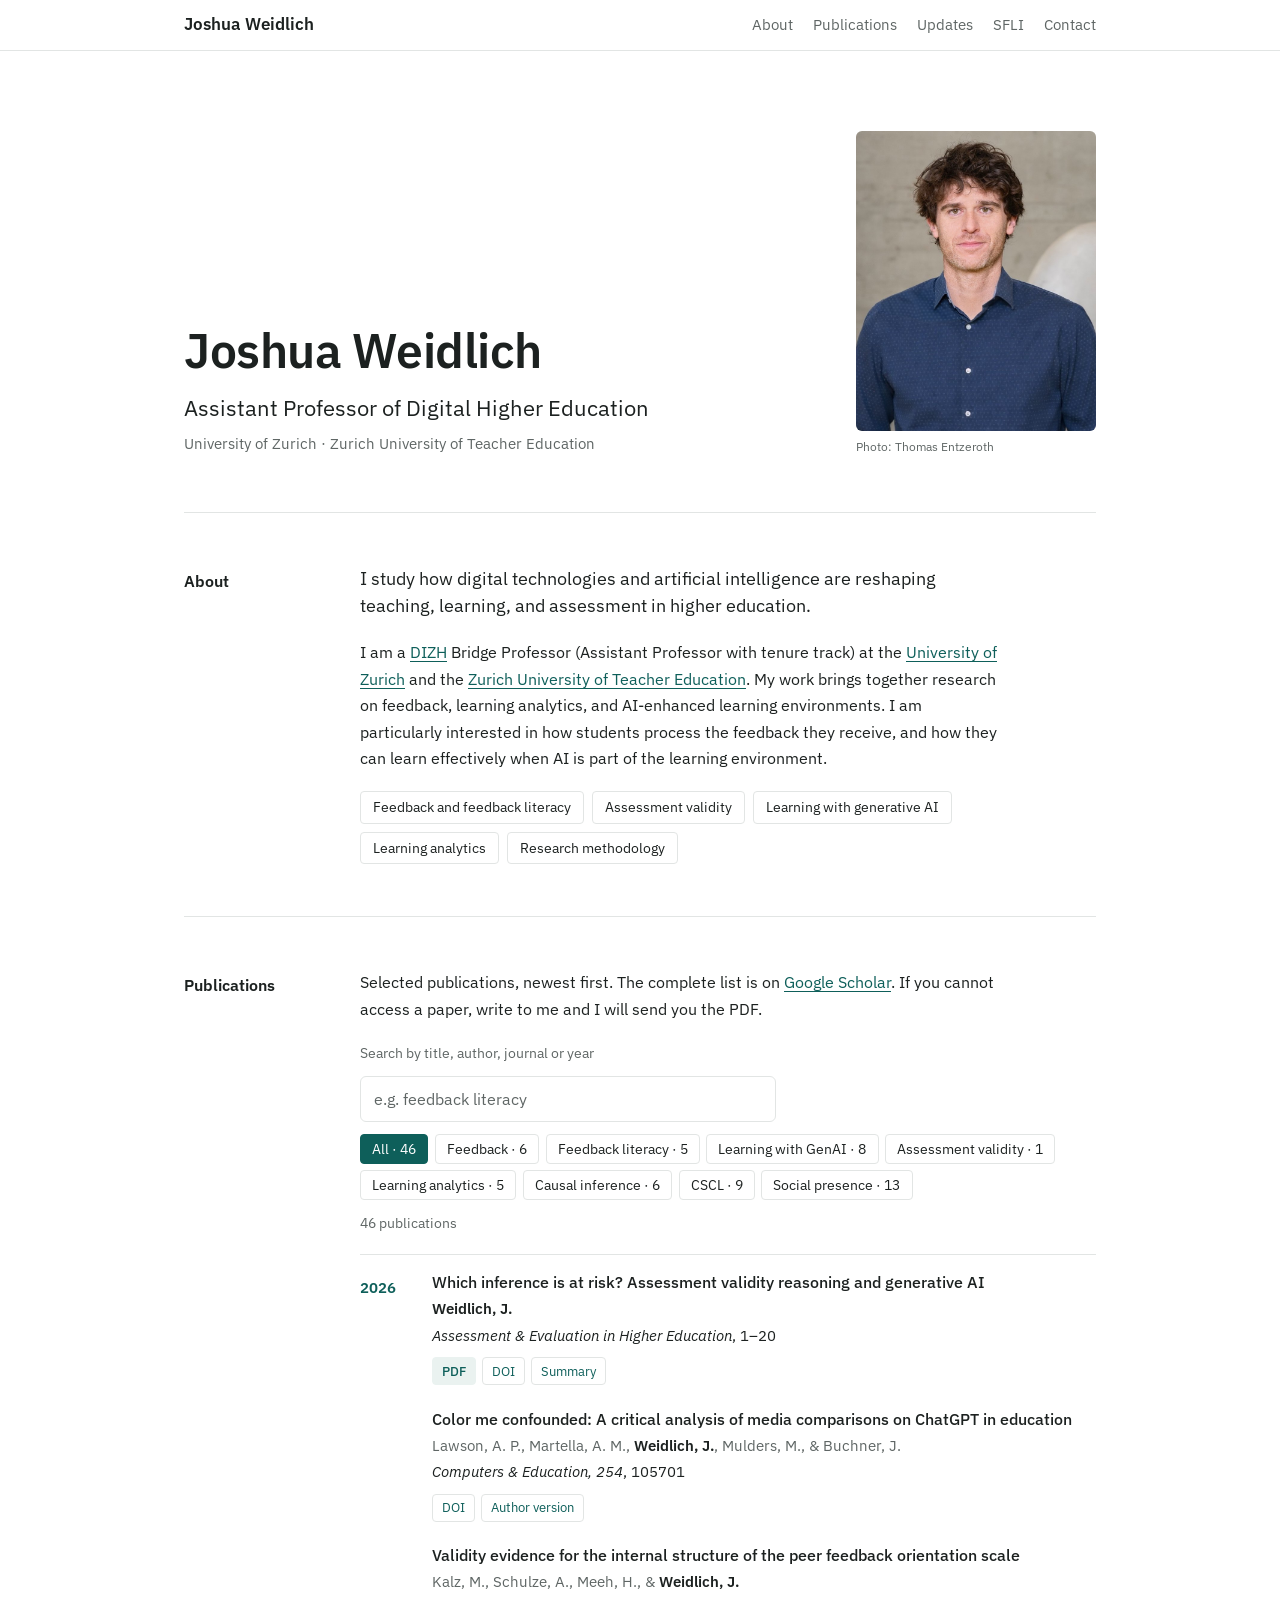
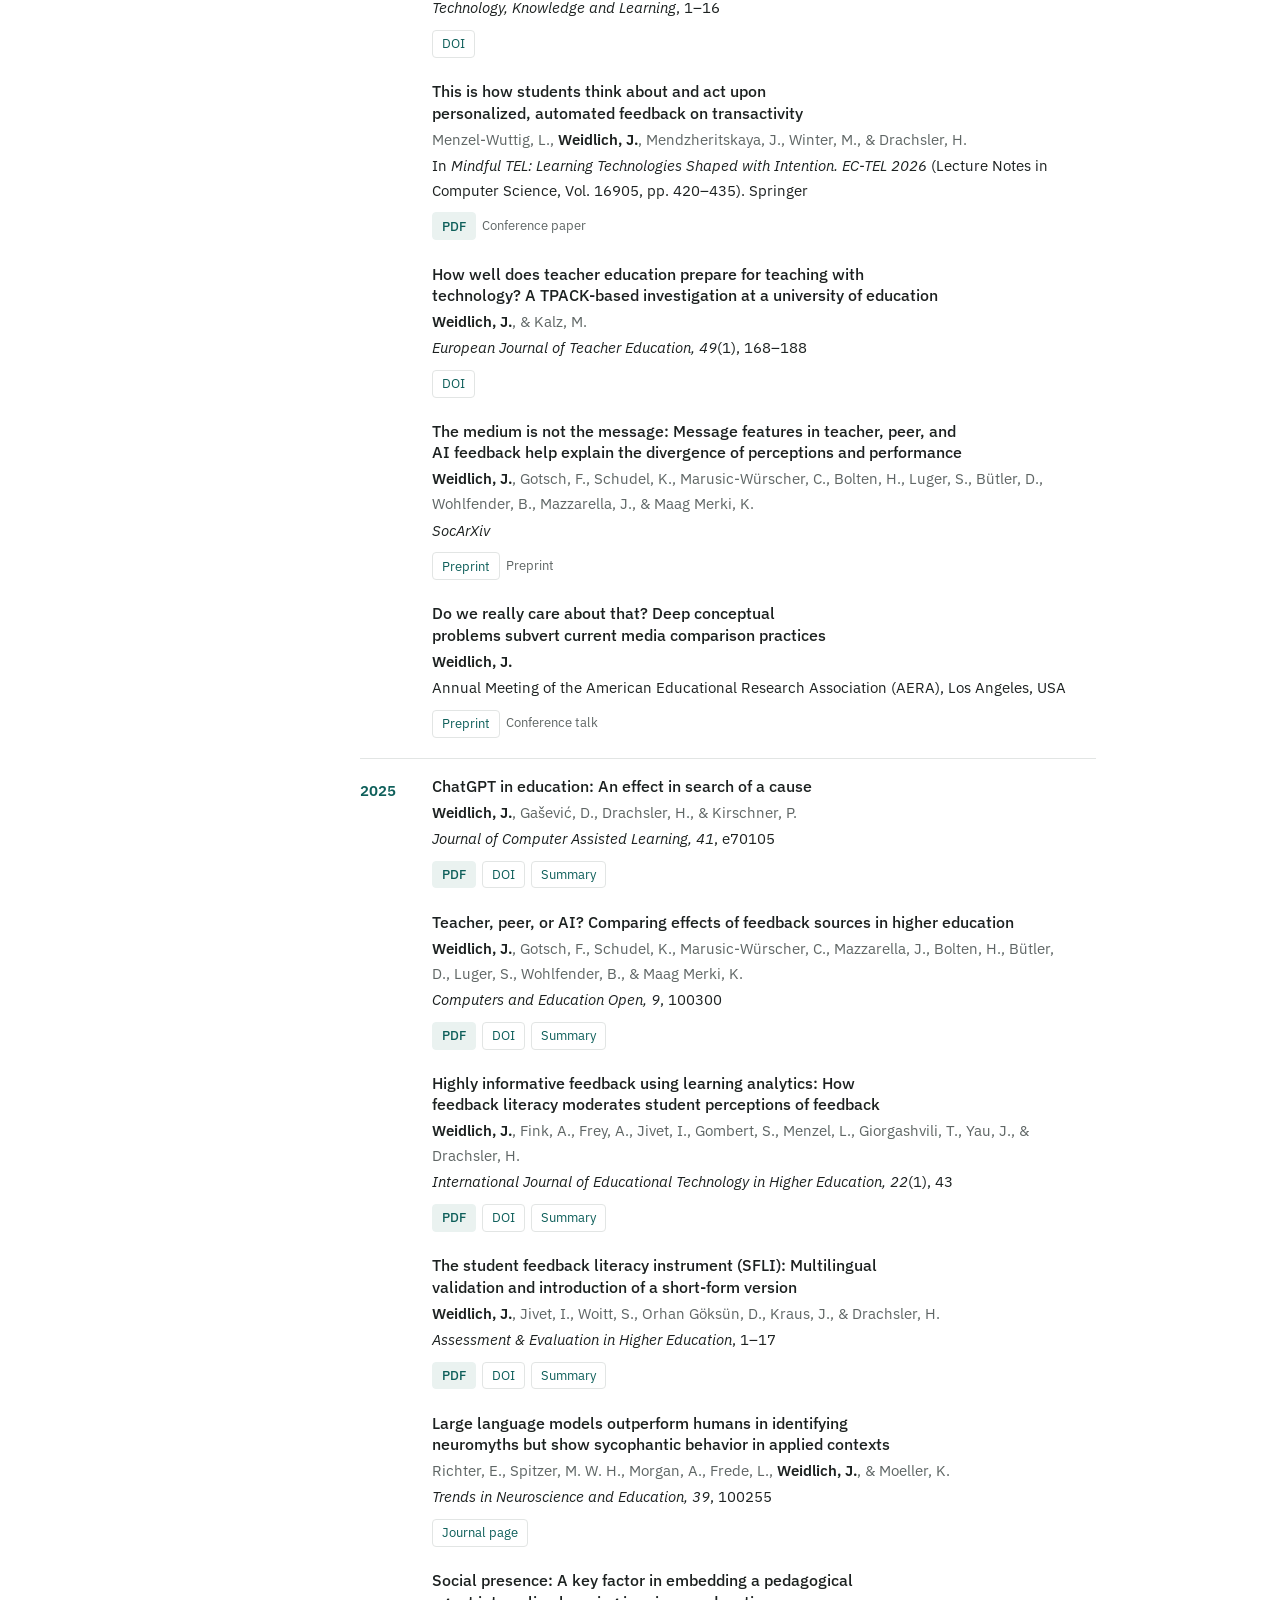
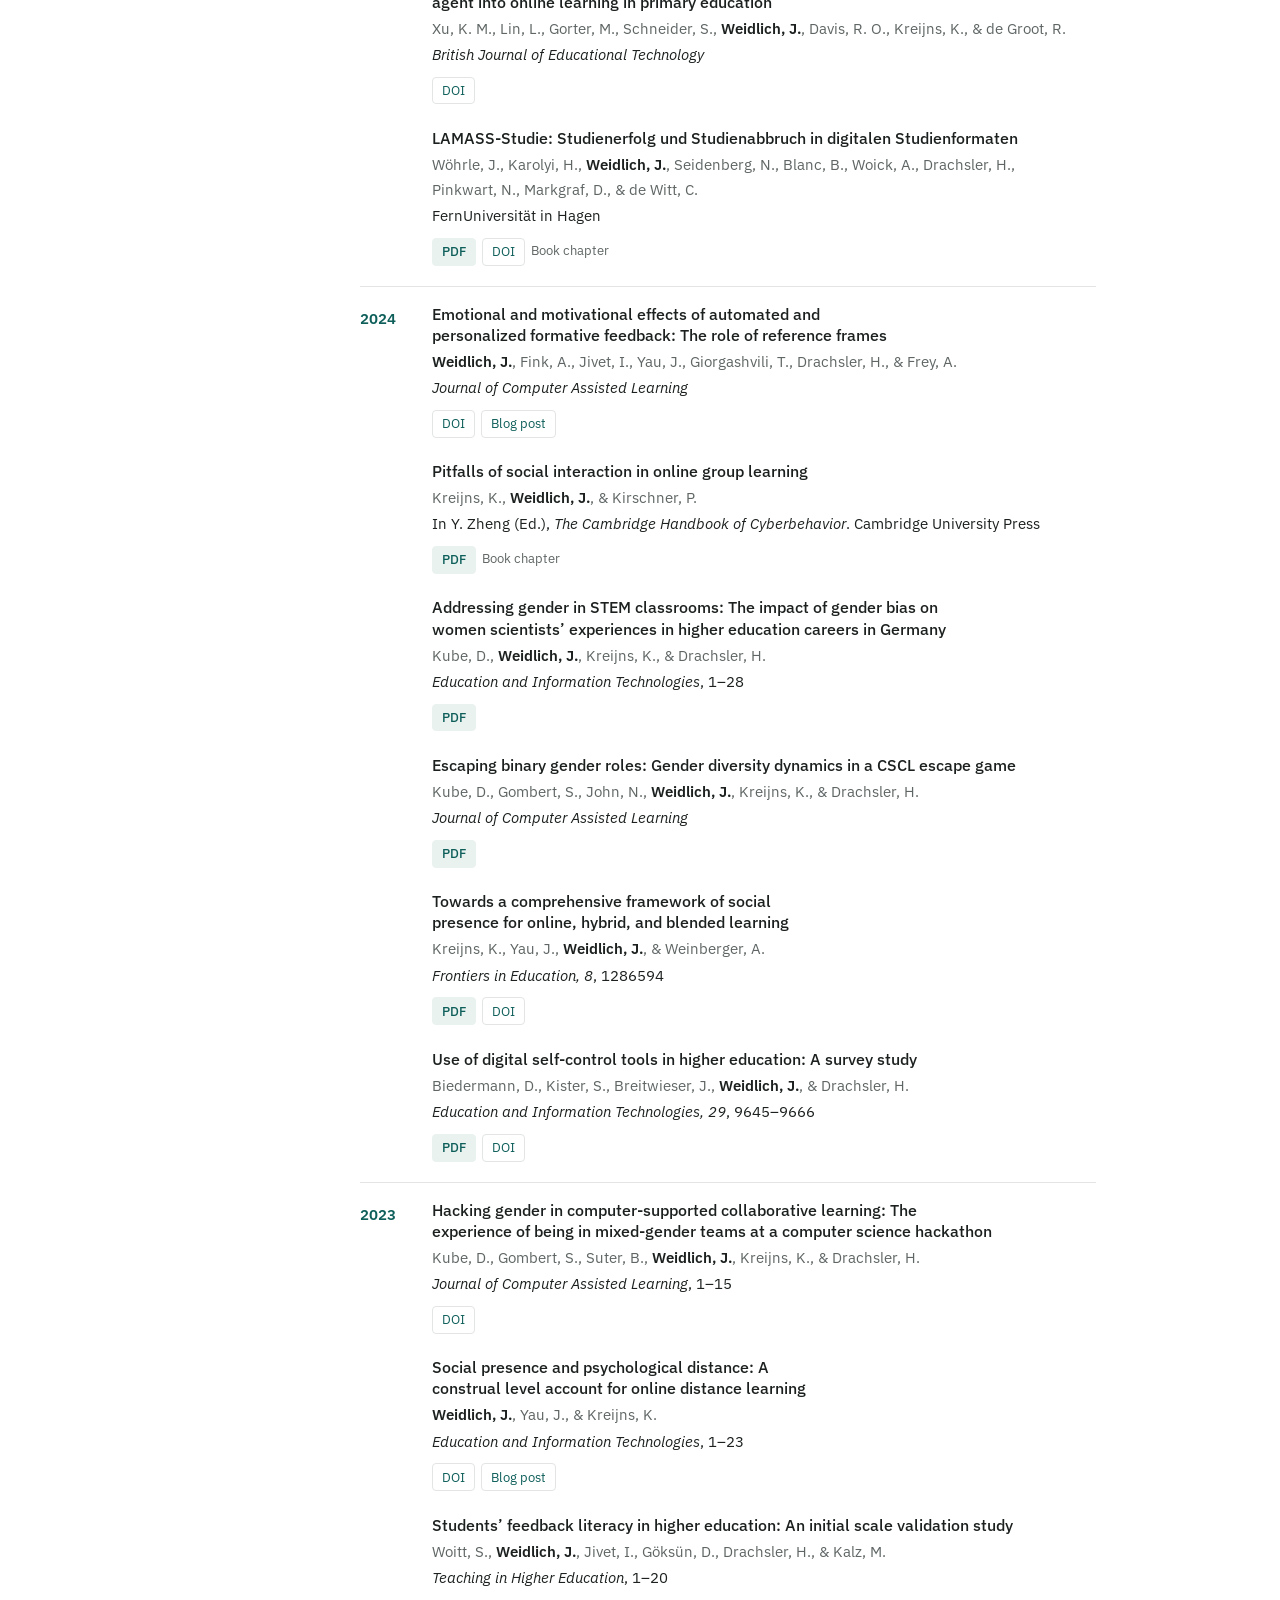
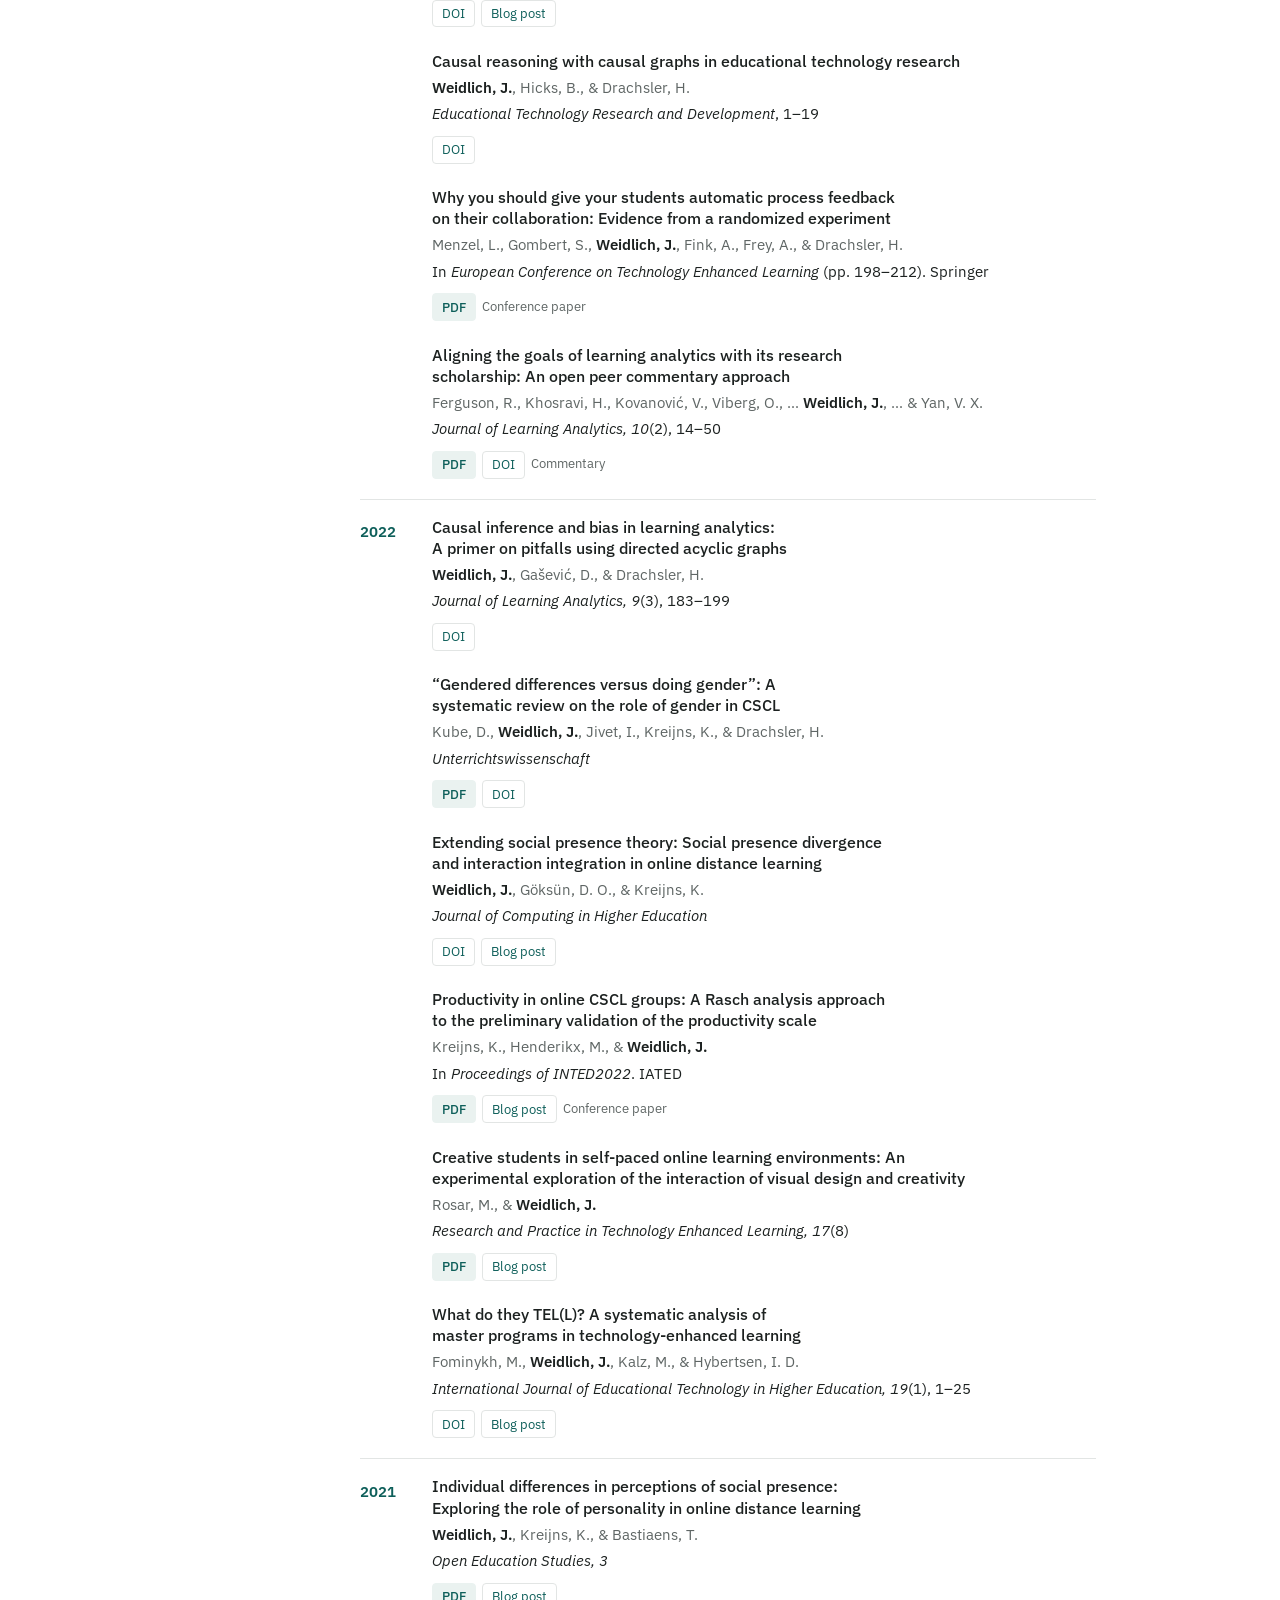
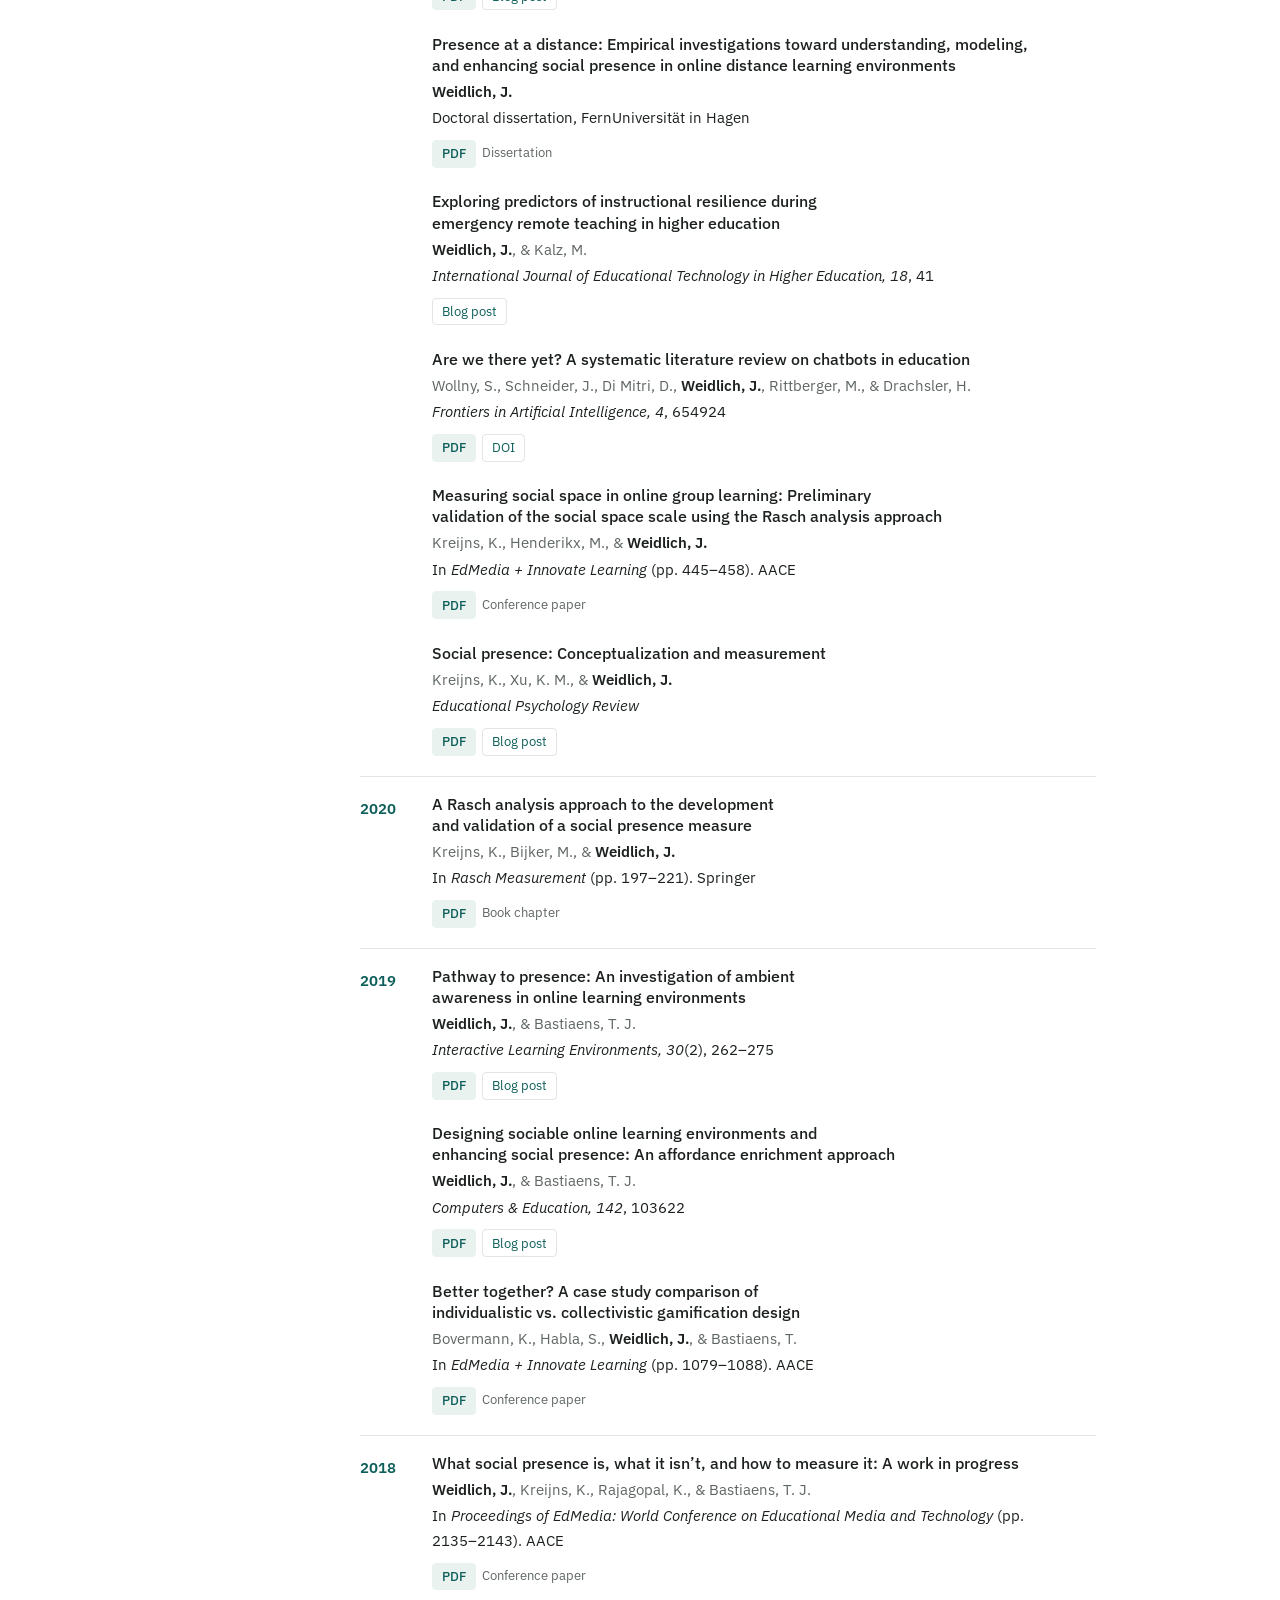
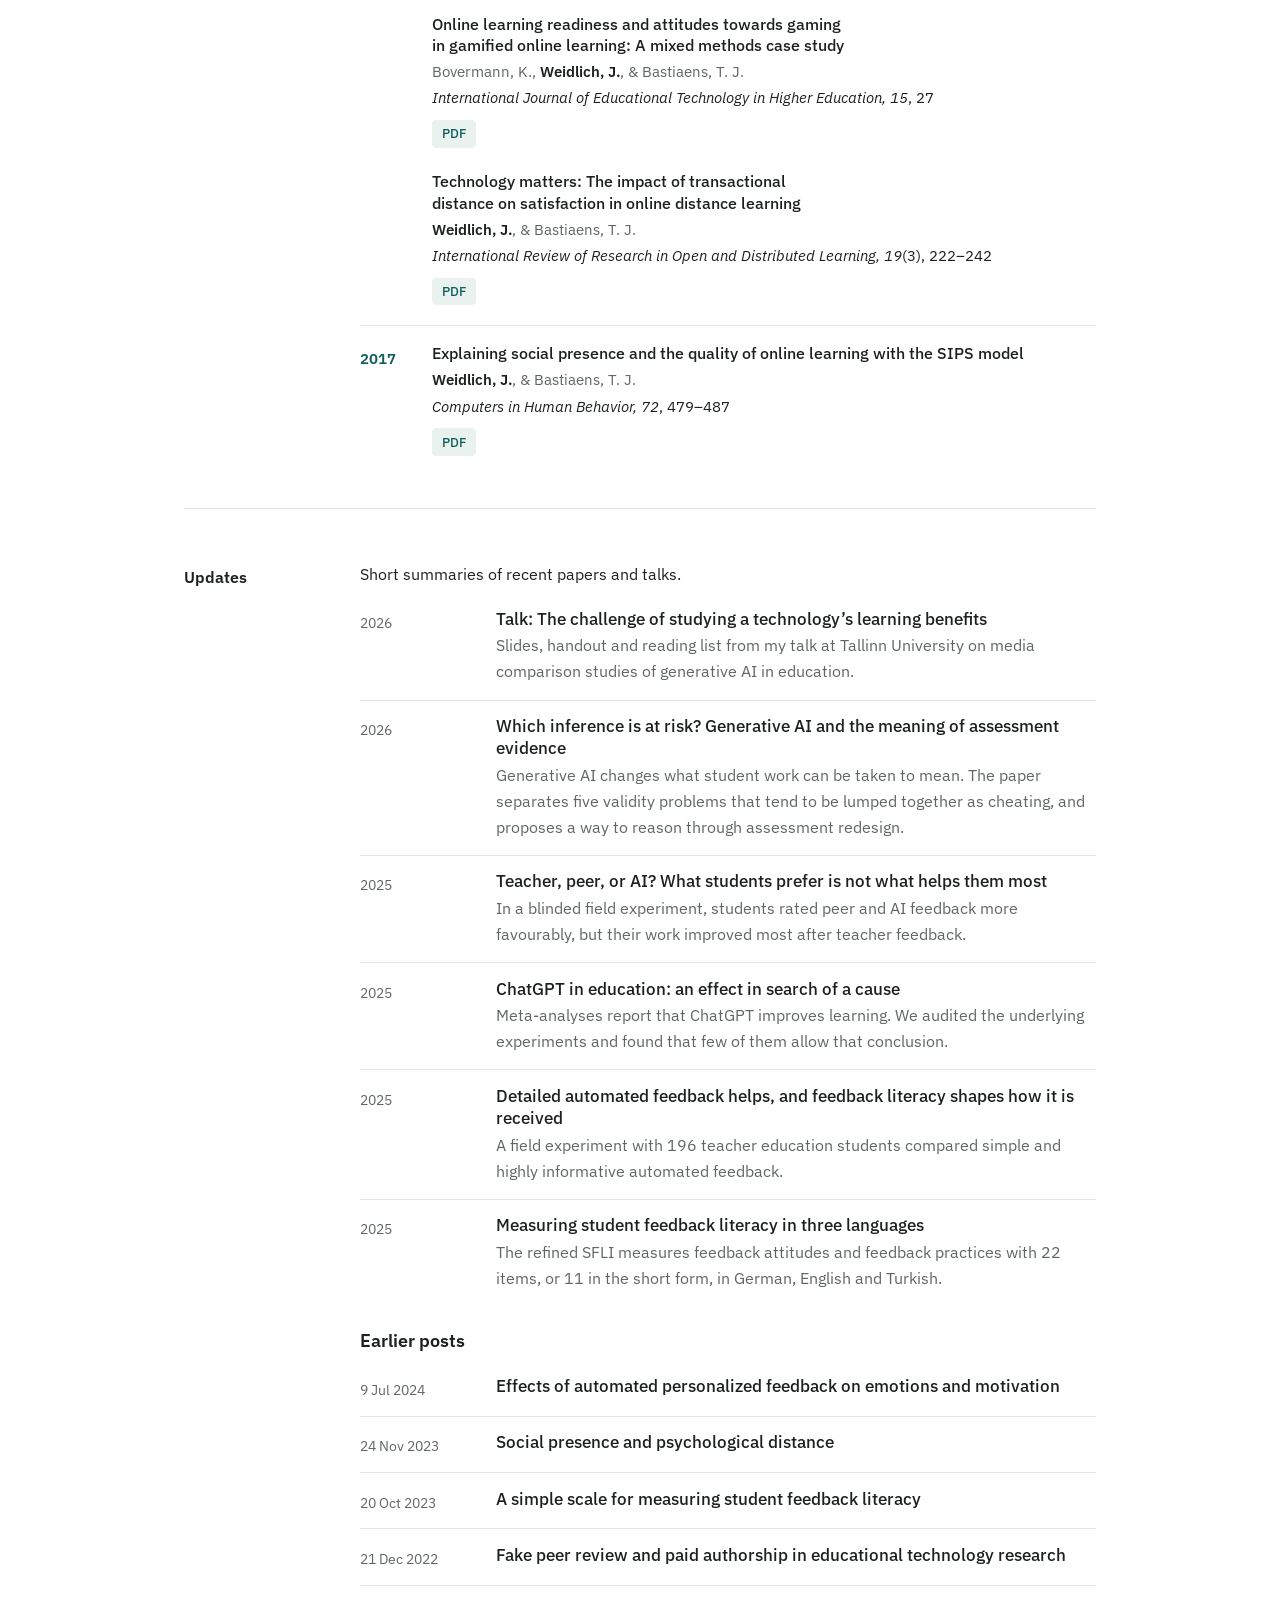
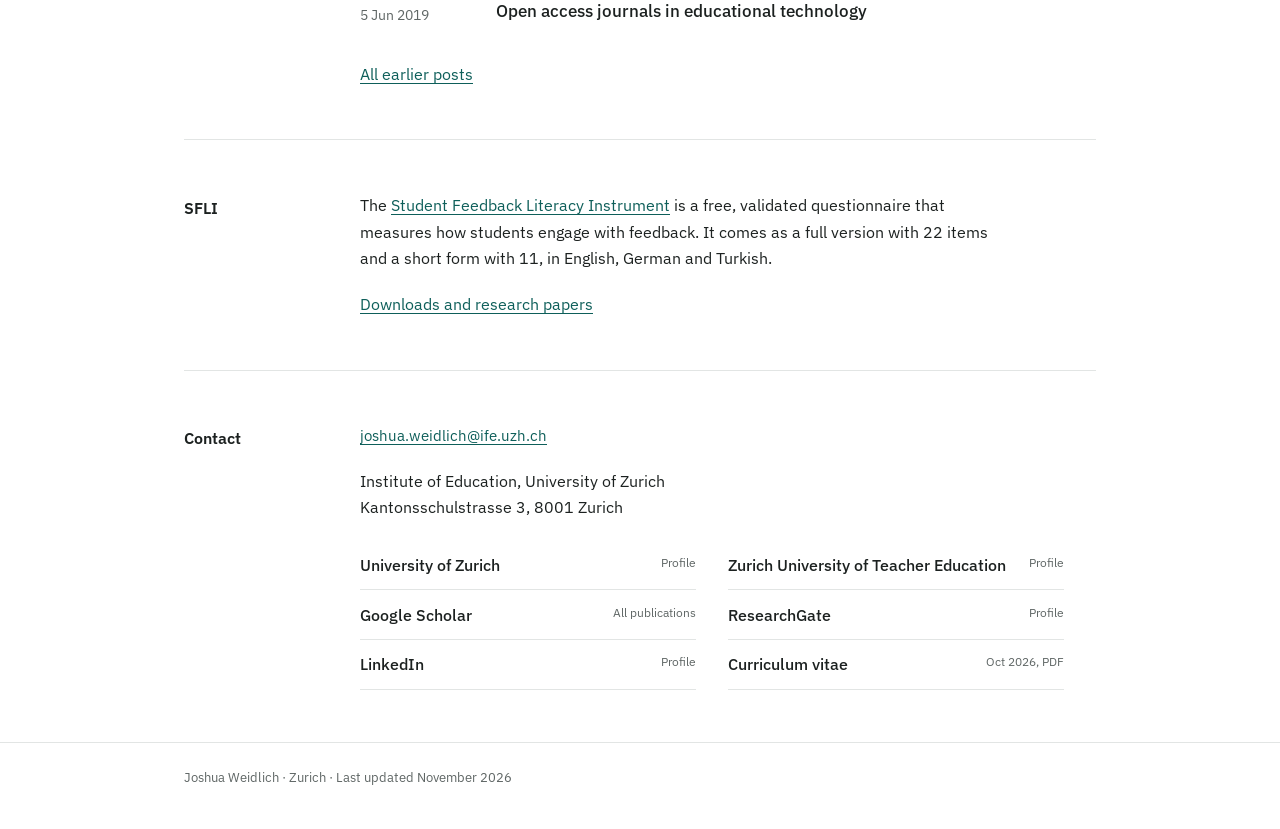
<file: index.html>
<!doctype html>
<html lang="en">
<head>
<meta charset="utf-8">
<meta name="viewport" content="width=device-width, initial-scale=1">
<meta name="color-scheme" content="light dark">
<meta name="description" content="Joshua Weidlich, Assistant Professor of Digital Higher Education at the University of Zurich and the Zurich University of Teacher Education. Publications, research updates and contact.">
<title>Joshua Weidlich</title>
<link rel="preconnect" href="https://fonts.googleapis.com">
<link rel="preconnect" href="https://fonts.gstatic.com" crossorigin>
<link rel="stylesheet" href="https://fonts.googleapis.com/css2?family=IBM+Plex+Sans:ital,wght@0,400;0,500;0,600;0,700;1,400;1,500&display=swap">
<link rel="stylesheet" href="style.css?v=2026-10-15a">
</head>
<body>
<header class="top">
  <div class="wrap">
    <a class="brand" href="./">Joshua Weidlich</a>
    <nav aria-label="Main">
      <a href="#about">About</a>
      <a href="#publications">Publications</a>
      <a href="#updates">Updates</a>
      <a href="sfli/">SFLI</a>
      <a href="#contact">Contact</a>
    </nav>
  </div>
</header>
<main class="wrap" id="top">
  <div class="hero with-portrait">
    <div>
      <h1>Joshua Weidlich</h1>
      <p class="role">Assistant Professor of Digital Higher Education</p>
      <p class="where">University of Zurich · Zurich University of Teacher Education</p>
    </div>
    <figure class="portrait">
      <img src="images/portrait.jpg" width="800" height="1000" alt="Portrait of Joshua Weidlich">
      <figcaption>Photo: Thomas Entzeroth</figcaption>
    </figure>
  </div>

  <section id="about">
    <h2>About</h2>
    <div class="col">
      <p class="lede">I study how digital technologies and artificial intelligence are reshaping teaching, learning, and assessment in higher education.</p>
      <p>I am a <a href="https://www.dizh.uzh.ch/en/home-2/">DIZH</a> Bridge Professor (Assistant Professor with tenure track) at the <a href="https://www.ife.uzh.ch/en/research/weidlich/staff/weidlichjoshua.html">University of Zurich</a> and the <a href="https://phzh.ch/en/about-phzh/organisation/people/person-detail/?username=joshua.weidlich">Zurich University of Teacher Education</a>. My work brings together research on feedback, learning analytics, and AI-enhanced learning environments. I am particularly interested in how students process the feedback they receive, and how they can learn effectively when AI is part of the learning environment.</p>
      <ul class="focus" aria-label="Research areas">
        <li>Feedback and feedback literacy</li>
        <li>Assessment validity</li>
        <li>Learning with generative AI</li>
        <li>Learning analytics</li>
        <li>Research methodology</li>
      </ul>
    </div>
  </section>

  <section id="publications">
    <h2>Publications</h2>
    <div class="col">
      <p>Selected publications, newest first. The complete list is on <a href="https://scholar.google.com/citations?user=hx91EWQAAAAJ&hl=en">Google Scholar</a>. If you cannot access a paper, write to me and I will send you the PDF.</p>
      <div class="tools">
        <label for="pub-search" class="count">Search by title, author, journal or year</label>
        <input id="pub-search" type="search" placeholder="e.g. feedback literacy" autocomplete="off">
        <div class="chips" id="chips" role="group" aria-label="Filter by topic"></div>
        <p class="count" id="count" aria-live="polite"></p>
      </div>
      <div id="pubs" class="col"></div>
    </div>
  </section>

  <section id="updates">
    <h2>Updates</h2>
    <div class="col">
      <p>Short summaries of recent papers and talks.</p>
      <ul class="news">
        <li><time>2026</time><div><h3><a href="updates/tallinn-talk.html">Talk: The challenge of studying a technology’s learning benefits</a></h3><p>Slides, handout and reading list from my talk at Tallinn University on media comparison studies of generative AI in education.</p></div></li>
        <li><time>2026</time><div><h3><a href="updates/which-inference-is-at-risk.html">Which inference is at risk? Generative AI and the meaning of assessment evidence</a></h3><p>Generative AI changes what student work can be taken to mean. The paper separates five validity problems that tend to be lumped together as cheating, and proposes a way to reason through assessment redesign.</p></div></li>
        <li><time>2025</time><div><h3><a href="updates/teacher-peer-or-ai.html">Teacher, peer, or AI? What students prefer is not what helps them most</a></h3><p>In a blinded field experiment, students rated peer and AI feedback more favourably, but their work improved most after teacher feedback.</p></div></li>
        <li><time>2025</time><div><h3><a href="updates/chatgpt-in-education.html">ChatGPT in education: an effect in search of a cause</a></h3><p>Meta-analyses report that ChatGPT improves learning. We audited the underlying experiments and found that few of them allow that conclusion.</p></div></li>
        <li><time>2025</time><div><h3><a href="updates/highly-informative-feedback.html">Detailed automated feedback helps, and feedback literacy shapes how it is received</a></h3><p>A field experiment with 196 teacher education students compared simple and highly informative automated feedback.</p></div></li>
        <li><time>2025</time><div><h3><a href="updates/student-feedback-literacy-instrument.html">Measuring student feedback literacy in three languages</a></h3><p>The refined SFLI measures feedback attitudes and feedback practices with 22 items, or 11 in the short form, in German, English and Turkish.</p></div></li>
        </ul>
      <p class="sub">Earlier posts</p>
      <ul class="news">
        <li><time datetime="2024-07-09">9 Jul 2024</time><div><h3><a href="https://joshuaweidlich.wordpress.com/2024/07/09/new-pub-effects-of-automated-personalized-feedback-on-emotions-and-motivation/">Effects of automated personalized feedback on emotions and motivation</a></h3></div></li>
        <li><time datetime="2023-11-24">24 Nov 2023</time><div><h3><a href="https://joshuaweidlich.wordpress.com/2023/11/24/new-pub-social-presence-and-psychological-distance/">Social presence and psychological distance</a></h3></div></li>
        <li><time datetime="2023-10-20">20 Oct 2023</time><div><h3><a href="https://joshuaweidlich.wordpress.com/2023/10/20/new-publication-a-simple-scale-for-measuring-student-feedback-literacy/">A simple scale for measuring student feedback literacy</a></h3></div></li>
        <li><time datetime="2022-12-21">21 Dec 2022</time><div><h3><a href="https://joshuaweidlich.wordpress.com/2022/12/21/1007/">Fake peer review and paid authorship in educational technology research</a></h3></div></li>
        <li><time datetime="2019-06-05">5 Jun 2019</time><div><h3><a href="https://joshuaweidlich.wordpress.com/2019/06/05/open-access-journals-in-educational-technology/">Open access journals in educational technology</a></h3></div></li>
        </ul>
      <p><a href="https://joshuaweidlich.wordpress.com/blog/">All earlier posts</a></p>
    </div>
  </section>

  <section id="sfli">
    <h2>SFLI</h2>
    <div class="col">
      <p>The <a href="sfli/">Student Feedback Literacy Instrument</a> is a free, validated questionnaire that measures how students engage with feedback. It comes as a full version with 22 items and a short form with 11, in English, German and Turkish.</p>
      <p><a href="sfli/">Downloads and research papers</a></p>
    </div>
  </section>

  <section id="contact">
    <h2>Contact</h2>
    <div class="col">
      <p class="mail"><a href="mailto:joshua.weidlich@ife.uzh.ch">joshua.weidlich@ife.uzh.ch</a></p>
      <p>Institute of Education, University of Zurich<br>Kantonsschulstrasse 3, 8001 Zurich</p>
      <ul class="links">
        <li><a href="https://www.ife.uzh.ch/en/research/weidlich/staff/weidlichjoshua.html">University of Zurich <span>Profile</span></a></li>
        <li><a href="https://phzh.ch/en/about-phzh/organisation/people/person-detail/?username=joshua.weidlich">Zurich University of Teacher Education <span>Profile</span></a></li>
        <li><a href="https://scholar.google.com/citations?user=hx91EWQAAAAJ&hl=en">Google Scholar <span>All publications</span></a></li>
        <li><a href="https://www.researchgate.net/profile/Joshua_Weidlich">ResearchGate <span>Profile</span></a></li>
        <li><a href="https://www.linkedin.com/in/joshua-weidlich-b355b2166/">LinkedIn <span>Profile</span></a></li>
        <li><a href="pdfs/cv.pdf">Curriculum vitae <span>Oct 2026, PDF</span></a></li>
      </ul>
    </div>
  </section>
</main>
<footer><div class="wrap">Joshua Weidlich · Zurich · Last updated November 2026</div></footer>
<script src="publications.js?v=2026-10-15a"></script>
<script>
(function(){
var U='https://joshuaweidlich.wordpress.com/wp-content/uploads/', B='https://joshuaweidlich.wordpress.com/', D='https://doi.org/';
var TOPICS={fe:'Feedback',fl:'Feedback literacy',ai:'Learning with GenAI',av:'Assessment validity',la:'Learning analytics',ci:'Causal inference',cs:'CSCL',sp:'Social presence'};
function has(p,k){return (p.k||[]).indexOf(k)>-1}
var KIND={ch:'Book chapter',co:'Conference paper',th:'Dissertation',pr:'Preprint',ta:'Conference talk',cm:'Commentary'};
var P=window.PUBS||[];
function esc(s){return s.replace(/&(?!amp;)/g,'&amp;').replace(/</g,'&lt;')}
function venue(s){return s.replace(/&(?!amp;)/g,'&amp;')}
var topic='all', q='';
var chips=document.getElementById('chips'), list=document.getElementById('pubs'), count=document.getElementById('count'), search=document.getElementById('pub-search');
function match(p){
  if(topic!=='all' && !has(p,topic)) return false;
  if(!q) return true;
  var hay=(p.a+' '+p.t+' '+p.v.replace(/<[^>]+>/g,'')+' '+p.y).toLowerCase();
  return q.split(/\s+/).every(function(w){return hay.indexOf(w)>-1});
}
function item(p){
  var pdf=p.f?'pdfs/'+p.f:(p.pu||(p.p?U+p.p:''));
  var href=p.d?D+p.d:(p.l||pdf||p.am||(p.b?B+p.b:''));
  var title=esc(p.t), acts='';
  if(pdf) acts+='<a class="pdf" href="'+pdf+'">PDF</a>';
  if(p.d) acts+='<a href="'+D+p.d+'">DOI</a>';
  else if(p.l) acts+='<a href="'+p.l+'">Journal page</a>';
  if(p.am) acts+='<a href="'+p.am+'">'+((p.x==='pr'||p.x==='ta')?'Preprint':'Author version')+'</a>';
  if(p.s) acts+='<a href="updates/'+p.s+'.html">Summary</a>';
  if(p.b) acts+='<a href="'+B+p.b+'">Blog post</a>';
  if(p.x) acts+='<span class="tag">'+KIND[p.x]+'</span>';
  return '<li class="pub"><p class="t">'+(href?'<a href="'+href+'">'+title+'</a>':title)+'</p>'+
    '<p class="a">'+esc(p.a).replace('Weidlich, J.','<mark>Weidlich, J.</mark>')+'</p>'+
    '<p class="v">'+venue(p.v)+'</p>'+(acts?'<div class="acts">'+acts+'</div>':'')+'</li>';
}
function render(){
  var shown=P.filter(match), html='', year=null;
  shown.forEach(function(p){
    if(p.y!==year){ if(year!==null) html+='</ol></div>'; year=p.y; html+='<div class="year"><h3>'+p.y+'</h3><ol>'; }
    html+=item(p);
  });
  if(year!==null) html+='</ol></div>';
  if(!shown.length) html='<div class="empty"><p>No publications match these filters.</p><button class="chip" id="clear" type="button">Show all</button></div>';
  list.innerHTML=html;
  count.textContent=shown.length===P.length?P.length+' publications':'Showing '+shown.length+' of '+P.length;
  var c=document.getElementById('clear');
  if(c) c.addEventListener('click',function(){topic='all';q='';search.value='';paintChips();render()});
}
function paintChips(){
  var keys=['all'].concat(Object.keys(TOPICS)), html='';
  keys.forEach(function(k){
    var n=k==='all'?P.length:P.filter(function(p){return has(p,k)}).length;
    html+='<button class="chip" type="button" data-k="'+k+'" aria-pressed="'+(k===topic)+'">'+(k==='all'?'All':esc(TOPICS[k]))+' · '+n+'</button>';
  });
  chips.innerHTML=html;
}
chips.addEventListener('click',function(e){var b=e.target.closest('button'); if(!b) return; topic=b.getAttribute('data-k'); paintChips(); render();});
search.addEventListener('input',function(){q=search.value.trim().toLowerCase();render()});
paintChips(); render();
})();
</script>
</body>
</html>
</file>
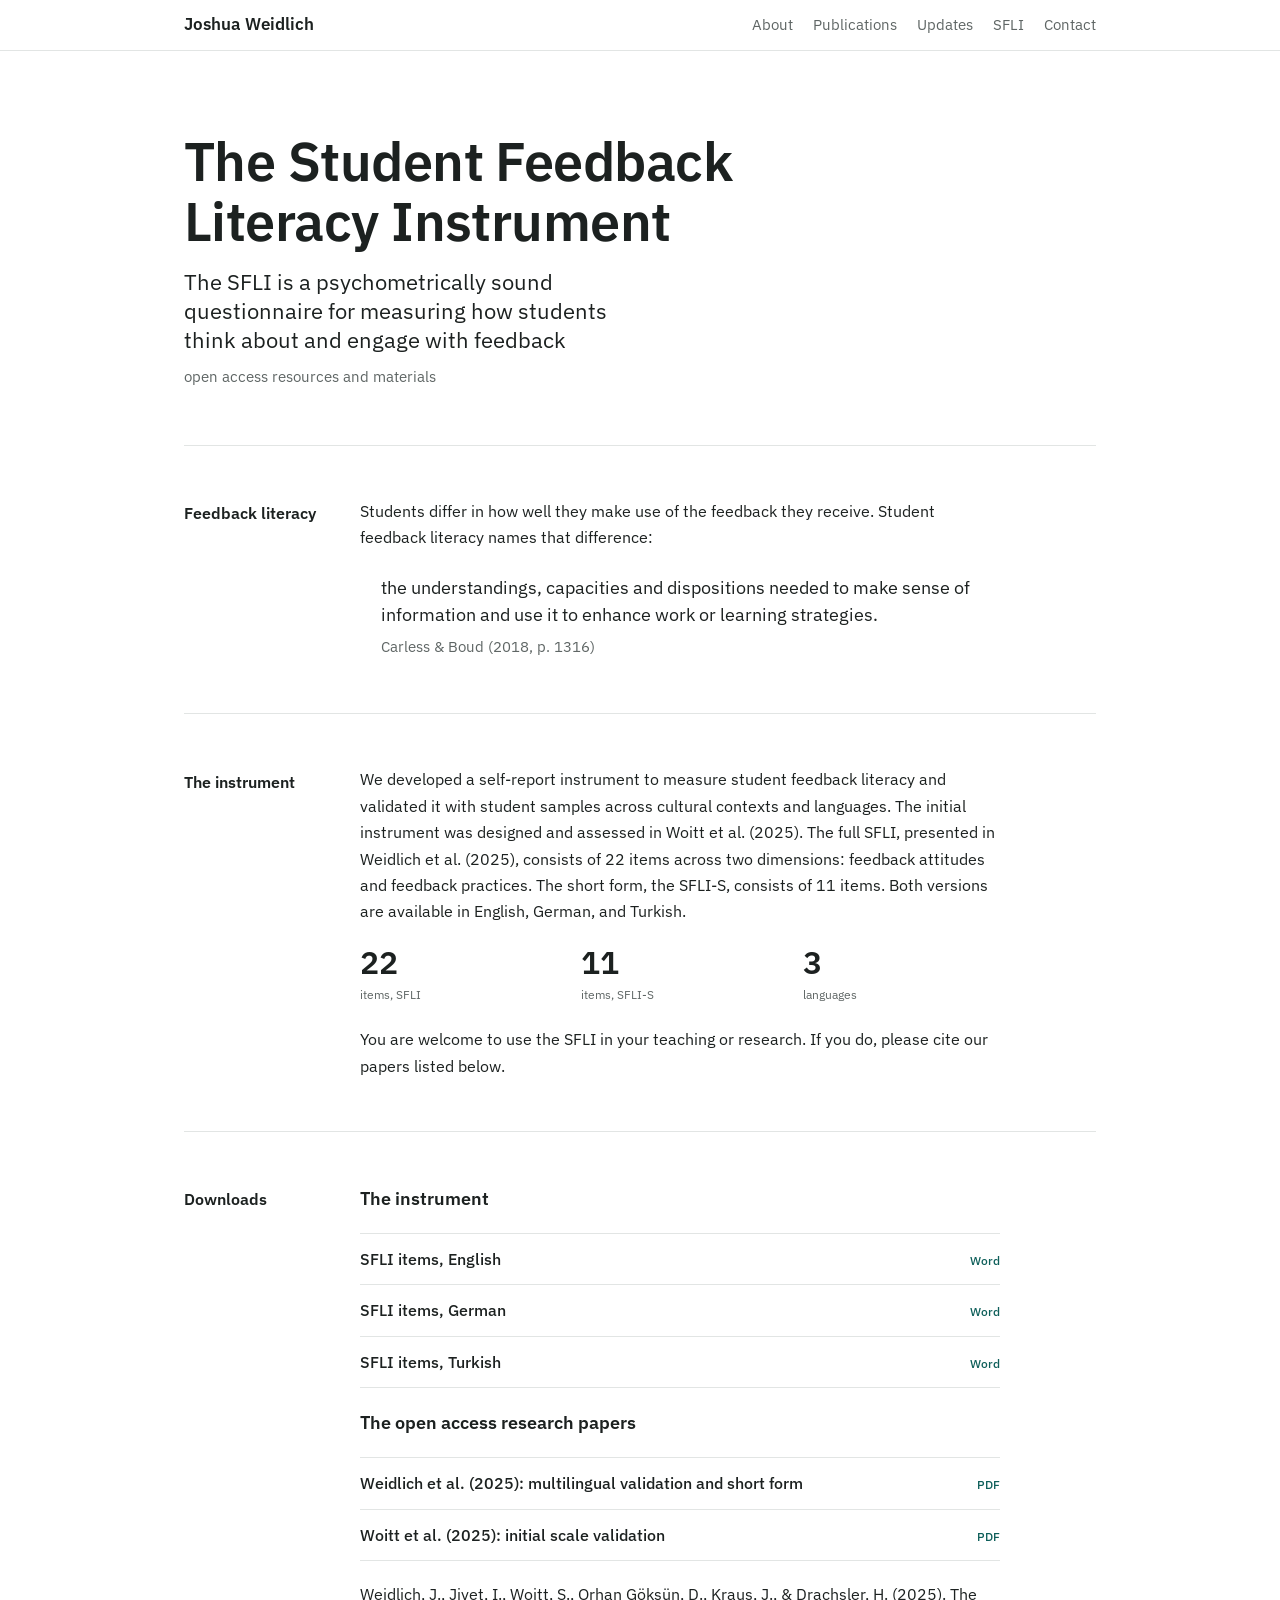
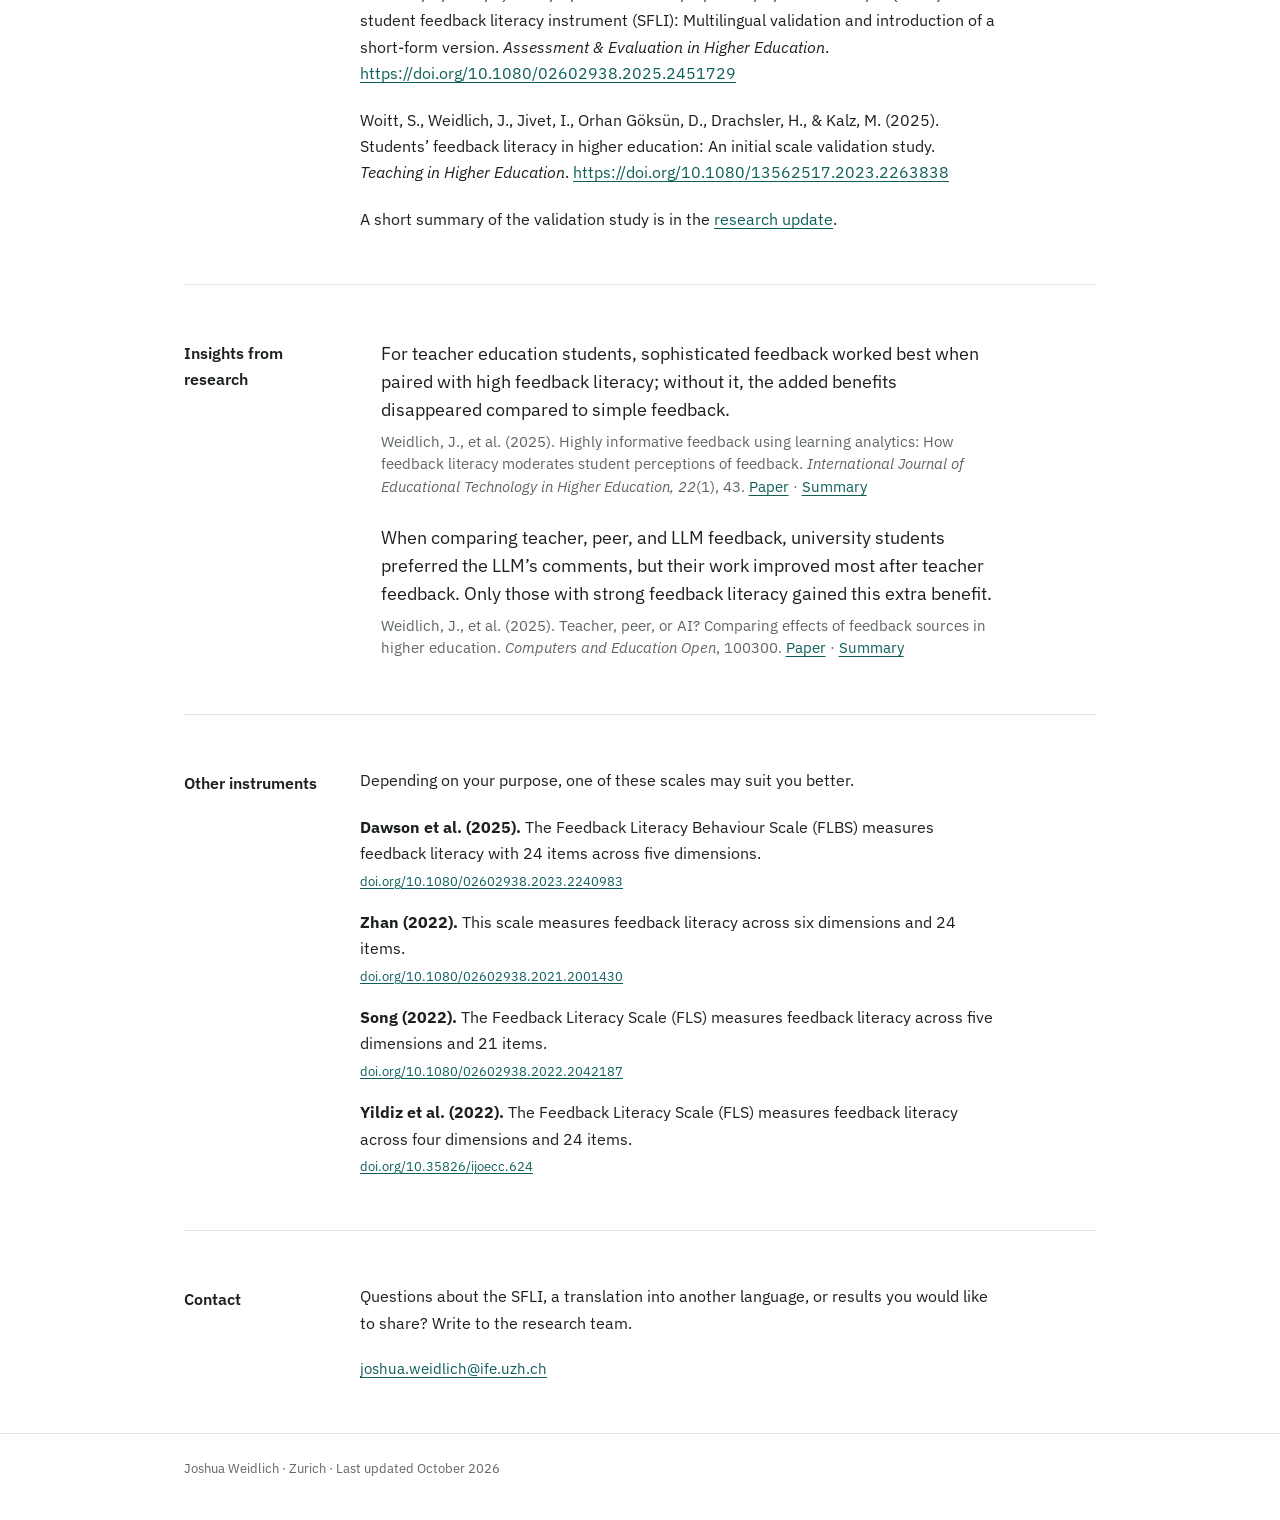
<file: sfli/index.html>
<!doctype html>
<html lang="en">
<head>
<meta charset="utf-8">
<meta name="viewport" content="width=device-width, initial-scale=1">
<meta name="color-scheme" content="light dark">
<meta name="description" content="The Student Feedback Literacy Instrument (SFLI): a psychometrically sound questionnaire in English, German and Turkish, with downloads and research papers.">
<title>Student Feedback Literacy Instrument (SFLI)</title>
<link rel="preconnect" href="https://fonts.googleapis.com">
<link rel="preconnect" href="https://fonts.gstatic.com" crossorigin>
<link rel="stylesheet" href="https://fonts.googleapis.com/css2?family=IBM+Plex+Sans:ital,wght@0,400;0,500;0,600;0,700;1,400;1,500&display=swap">
<link rel="stylesheet" href="../style.css?v=2026-10-15a">
</head>
<body>
<header class="top">
  <div class="wrap">
    <a class="brand" href="../">Joshua Weidlich</a>
    <nav aria-label="Main">
      <a href="../#about">About</a>
      <a href="../#publications">Publications</a>
      <a href="../#updates">Updates</a>
      <a href="../sfli/">SFLI</a>
      <a href="../#contact">Contact</a>
    </nav>
  </div>
</header>
<main class="wrap">
  <div class="hero small">
    <h1>The Student Feedback Literacy Instrument</h1>
    <p class="role"> The SFLI is a psychometrically sound questionnaire for measuring how students think about and engage with feedback</p>
    <p class="where">open access resources and materials</p>
  </div>

  <section id="what">
    <h2>Feedback literacy</h2>
    <div class="col">
      <p>Students differ in how well they make use of the feedback they receive. Student feedback literacy names that difference:</p>
      <blockquote>the understandings, capacities and dispositions needed to make sense of information and use it to enhance work or learning strategies.<footer>Carless &amp; Boud (2018, p. 1316)</footer></blockquote>
    </div>
  </section>

  <section id="instrument">
    <h2>The instrument</h2>
    <div class="col">
      <p>We developed a self-report instrument to measure student feedback literacy and validated it with student samples across cultural contexts and languages. The initial instrument was designed and assessed in Woitt et al. (2025). The full SFLI, presented in Weidlich et al. (2025), consists of 22 items across two dimensions: feedback attitudes and feedback practices. The short form, the SFLI-S, consists of 11 items. Both versions are available in English, German, and Turkish.</p>
      <ul class="facts">
        <li><b>22</b><span>items, SFLI</span></li>
        <li><b>11</b><span>items, SFLI-S</span></li>
        <li><b>3</b><span>languages</span></li>
      </ul>
      <p>You are welcome to use the SFLI in your teaching or research. If you do, please cite our papers listed below.</p>
    </div>
  </section>

  <section id="downloads">
    <h2>Downloads</h2>
    <div class="col">
      <p class="sub">The instrument</p>
      <ul class="dl">
        <li><a href="https://img1.wsimg.com/blobby/go/f134dc26-5678-4c48-ac9e-eefabce4358e/downloads/86f159c4-8425-4ae2-883e-ae17b6da303a/SFLI%20Items%20ENGL.docx">SFLI items, English <span>Word</span></a></li>
        <li><a href="https://img1.wsimg.com/blobby/go/f134dc26-5678-4c48-ac9e-eefabce4358e/downloads/68515471-ac50-472d-826f-64a4745df0a5/SFLI%20Items%20DEU.docx">SFLI items, German <span>Word</span></a></li>
        <li><a href="https://img1.wsimg.com/blobby/go/f134dc26-5678-4c48-ac9e-eefabce4358e/downloads/a869d9c8-5786-4312-b39b-ff24823d62ad/SFLI%20Items%20TURK.docx">SFLI items, Turkish <span>Word</span></a></li>
      </ul>
      <p class="sub">The open access research papers</p>
      <ul class="dl">
        <li><a href="https://img1.wsimg.com/blobby/go/f134dc26-5678-4c48-ac9e-eefabce4358e/downloads/ac8a11e7-b6f0-4833-aece-8ff721fa4011/Weidlich%20et%20al%202025%20feedback%20literacy%20SFLI%20V2.pdf">Weidlich et al. (2025): multilingual validation and short form <span>PDF</span></a></li>
        <li><a href="https://img1.wsimg.com/blobby/go/f134dc26-5678-4c48-ac9e-eefabce4358e/downloads/17812f84-f7da-44f2-8485-b74f6c886220/Woitt%20et%20al%202025%20student%20feedback%20literacy%20dev.pdf">Woitt et al. (2025): initial scale validation <span>PDF</span></a></li>
      </ul>
      <p>Weidlich, J., Jivet, I., Woitt, S., Orhan Göksün, D., Kraus, J., &amp; Drachsler, H. (2025). The student feedback literacy instrument (SFLI): Multilingual validation and introduction of a short-form version. <i>Assessment &amp; Evaluation in Higher Education</i>. <a href="https://doi.org/10.1080/02602938.2025.2451729">https://doi.org/10.1080/02602938.2025.2451729</a></p>
      <p>Woitt, S., Weidlich, J., Jivet, I., Orhan Göksün, D., Drachsler, H., &amp; Kalz, M. (2025). Students’ feedback literacy in higher education: An initial scale validation study. <i>Teaching in Higher Education</i>. <a href="https://doi.org/10.1080/13562517.2023.2263838">https://doi.org/10.1080/13562517.2023.2263838</a></p>
      <p>A short summary of the validation study is in the <a href="../updates/student-feedback-literacy-instrument.html">research update</a>.</p>
    </div>
  </section>

  <section id="insights">
    <h2>Insights from research</h2>
    <div class="col">
      <blockquote>For teacher education students, sophisticated feedback worked best when paired with high feedback literacy; without it, the added benefits disappeared compared to simple feedback.<footer>Weidlich, J., et al. (2025). Highly informative feedback using learning analytics: How feedback literacy moderates student perceptions of feedback. <i>International Journal of Educational Technology in Higher Education, 22</i>(1), 43. <a href="https://doi.org/10.1186/s41239-025-00539-9">Paper</a> · <a href="../updates/highly-informative-feedback.html">Summary</a></footer></blockquote>
      <blockquote>When comparing teacher, peer, and LLM feedback, university students preferred the LLM’s comments, but their work improved most after teacher feedback. Only those with strong feedback literacy gained this extra benefit.<footer>Weidlich, J., et al. (2025). Teacher, peer, or AI? Comparing effects of feedback sources in higher education. <i>Computers and Education Open</i>, 100300. <a href="https://doi.org/10.1016/j.caeo.2025.100300">Paper</a> · <a href="../updates/teacher-peer-or-ai.html">Summary</a></footer></blockquote>
    </div>
  </section>

  <section id="others">
    <h2>Other instruments</h2>
    <div class="col">
      <p>Depending on your purpose, one of these scales may suit you better.</p>
      <ul class="others">
        <li><p><b>Dawson et al. (2025).</b> The Feedback Literacy Behaviour Scale (FLBS) measures feedback literacy with 24 items across five dimensions.</p><a href="https://doi.org/10.1080/02602938.2023.2240983">doi.org/10.1080/02602938.2023.2240983</a></li>
        <li><p><b>Zhan (2022).</b> This scale measures feedback literacy across six dimensions and 24 items.</p><a href="https://doi.org/10.1080/02602938.2021.2001430">doi.org/10.1080/02602938.2021.2001430</a></li>
        <li><p><b>Song (2022).</b> The Feedback Literacy Scale (FLS) measures feedback literacy across five dimensions and 21 items.</p><a href="https://doi.org/10.1080/02602938.2022.2042187">doi.org/10.1080/02602938.2022.2042187</a></li>
        <li><p><b>Yildiz et al. (2022).</b> The Feedback Literacy Scale (FLS) measures feedback literacy across four dimensions and 24 items.</p><a href="http://dx.doi.org/10.35826/ijoecc.624">doi.org/10.35826/ijoecc.624</a></li>
      </ul>
    </div>
  </section>

  <section id="sfli-contact">
    <h2>Contact</h2>
    <div class="col">
      <p>Questions about the SFLI, a translation into another language, or results you would like to share? Write to the research team.</p>
      <p class="mail"><a href="mailto:joshua.weidlich@ife.uzh.ch">joshua.weidlich@ife.uzh.ch</a></p>
    </div>
  </section>
</main>
<footer><div class="wrap">Joshua Weidlich · Zurich · Last updated October 2026</div></footer>

</body>
</html>
</file>
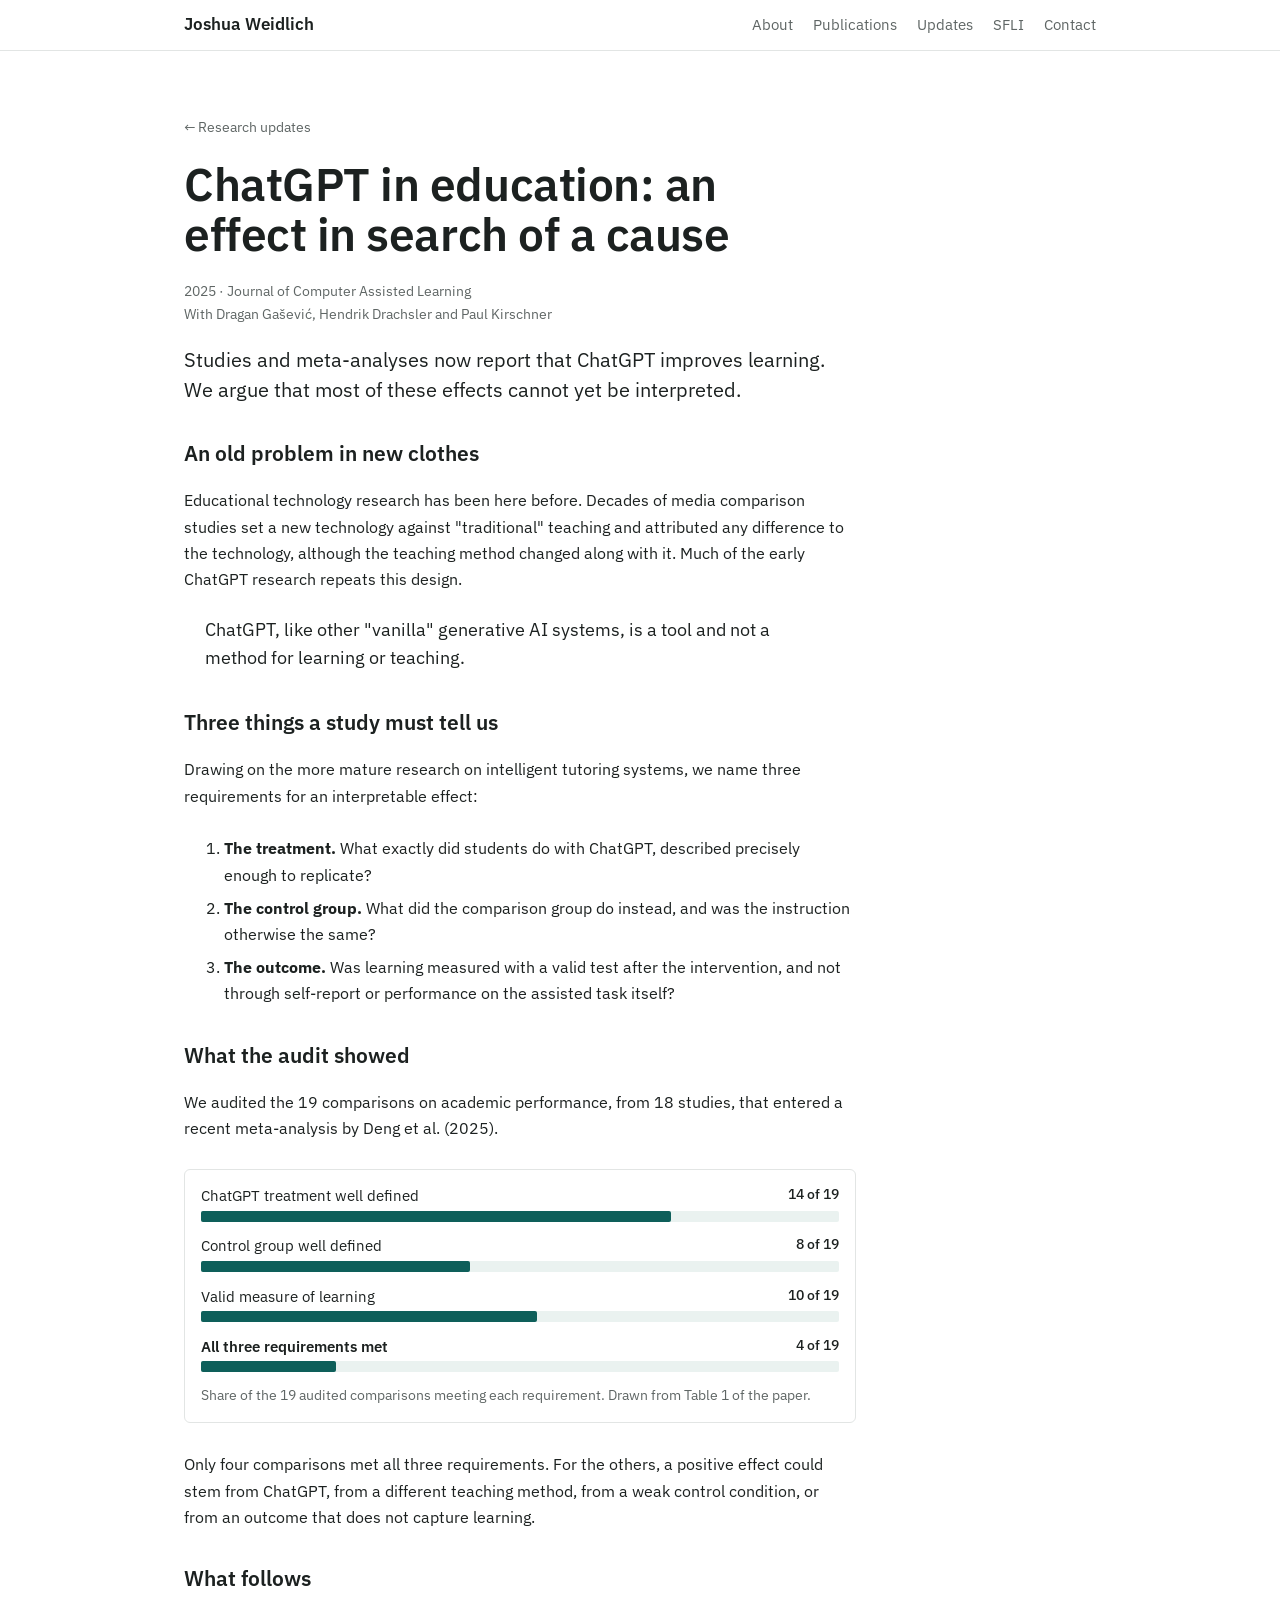
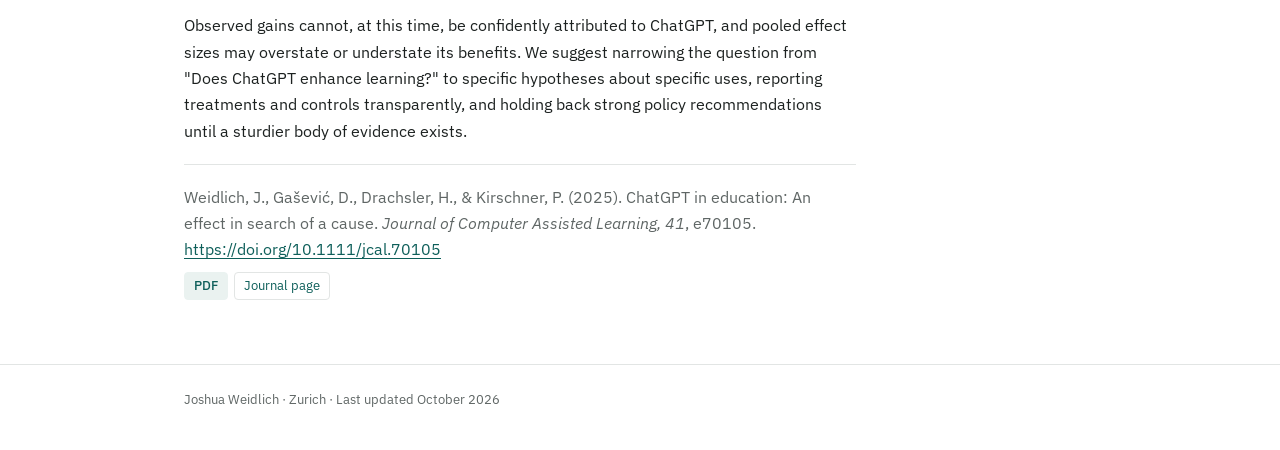
<file: updates/chatgpt-in-education.html>
<!doctype html>
<html lang="en">
<head>
<meta charset="utf-8">
<meta name="viewport" content="width=device-width, initial-scale=1">
<meta name="color-scheme" content="light dark">
<meta name="description" content="Meta-analyses report that ChatGPT improves learning. We audited the underlying experiments and found that few of them allow that conclusion.">
<title>ChatGPT in education: an effect in search of a cause · Joshua Weidlich</title>
<link rel="preconnect" href="https://fonts.googleapis.com">
<link rel="preconnect" href="https://fonts.gstatic.com" crossorigin>
<link rel="stylesheet" href="https://fonts.googleapis.com/css2?family=IBM+Plex+Sans:ital,wght@0,400;0,500;0,600;0,700;1,400;1,500&display=swap">
<link rel="stylesheet" href="../style.css?v=2026-10-15a">
</head>
<body>
<header class="top">
  <div class="wrap">
    <a class="brand" href="../">Joshua Weidlich</a>
    <nav aria-label="Main">
      <a href="../#about">About</a>
      <a href="../#publications">Publications</a>
      <a href="../#updates">Updates</a>
      <a href="../sfli/">SFLI</a>
      <a href="../#contact">Contact</a>
    </nav>
  </div>
</header>
<main class="wrap">
<article class="post">
<p class="crumb"><a href="../#updates">← Research updates</a></p>
<h1>ChatGPT in education: an effect in search of a cause</h1>
<p class="byline">2025 · Journal of Computer Assisted Learning<br>With Dragan Gašević, Hendrik Drachsler and Paul Kirschner</p>
<p class="lede">Studies and meta-analyses now report that ChatGPT improves learning. We argue that most of these effects cannot yet be interpreted.</p>
<h2>An old problem in new clothes</h2>
<p>Educational technology research has been here before. Decades of media comparison studies set a new technology against "traditional" teaching and attributed any difference to the technology, although the teaching method changed along with it. Much of the early ChatGPT research repeats this design.</p>
<blockquote>ChatGPT, like other "vanilla" generative AI systems, is a tool and not a method for learning or teaching.</blockquote>
<h2>Three things a study must tell us</h2>
<p>Drawing on the more mature research on intelligent tutoring systems, we name three requirements for an interpretable effect:</p>
<ol>
<li><b>The treatment.</b> What exactly did students do with ChatGPT, described precisely enough to replicate?</li>
<li><b>The control group.</b> What did the comparison group do instead, and was the instruction otherwise the same?</li>
<li><b>The outcome.</b> Was learning measured with a valid test after the intervention, and not through self-report or performance on the assisted task itself?</li>
</ol>
<h2>What the audit showed</h2>
<p>We audited the 19 comparisons on academic performance, from 18 studies, that entered a recent meta-analysis by Deng et al. (2025).</p>
<figure class="fig">
<div class="bars">
<div class="bar"><div class="lab"><span>ChatGPT treatment well defined</span><b>14 of 19</b></div><div class="track"><div class="fill" style="width:73.7%"></div></div></div>
<div class="bar"><div class="lab"><span>Control group well defined</span><b>8 of 19</b></div><div class="track"><div class="fill" style="width:42.1%"></div></div></div>
<div class="bar"><div class="lab"><span>Valid measure of learning</span><b>10 of 19</b></div><div class="track"><div class="fill" style="width:52.6%"></div></div></div>
<div class="bar key"><div class="lab"><span>All three requirements met</span><b>4 of 19</b></div><div class="track"><div class="fill" style="width:21.1%"></div></div></div>
</div>
<figcaption>Share of the 19 audited comparisons meeting each requirement. Drawn from Table 1 of the paper.</figcaption>
</figure>
<p>Only four comparisons met all three requirements. For the others, a positive effect could stem from ChatGPT, from a different teaching method, from a weak control condition, or from an outcome that does not capture learning.</p>
<h2>What follows</h2>
<p>Observed gains cannot, at this time, be confidently attributed to ChatGPT, and pooled effect sizes may overstate or understate its benefits. We suggest narrowing the question from "Does ChatGPT enhance learning?" to specific hypotheses about specific uses, reporting treatments and controls transparently, and holding back strong policy recommendations until a sturdier body of evidence exists.</p>
<div class="cite">
<p>Weidlich, J., Gašević, D., Drachsler, H., &amp; Kirschner, P. (2025). ChatGPT in education: An effect in search of a cause. <i>Journal of Computer Assisted Learning, 41</i>, e70105. <a href="https://doi.org/10.1111/jcal.70105">https://doi.org/10.1111/jcal.70105</a></p>
<div class="acts"><a class="pdf" href="https://joshuaweidlich.wordpress.com/wp-content/uploads/2025/09/weidlich-et-al-2025-chatgpt-in-education.pdf">PDF</a><a href="https://doi.org/10.1111/jcal.70105">Journal page</a></div>
</div>
</article>
</main>
<footer><div class="wrap">Joshua Weidlich · Zurich · Last updated October 2026</div></footer>

</body>
</html>
</file>
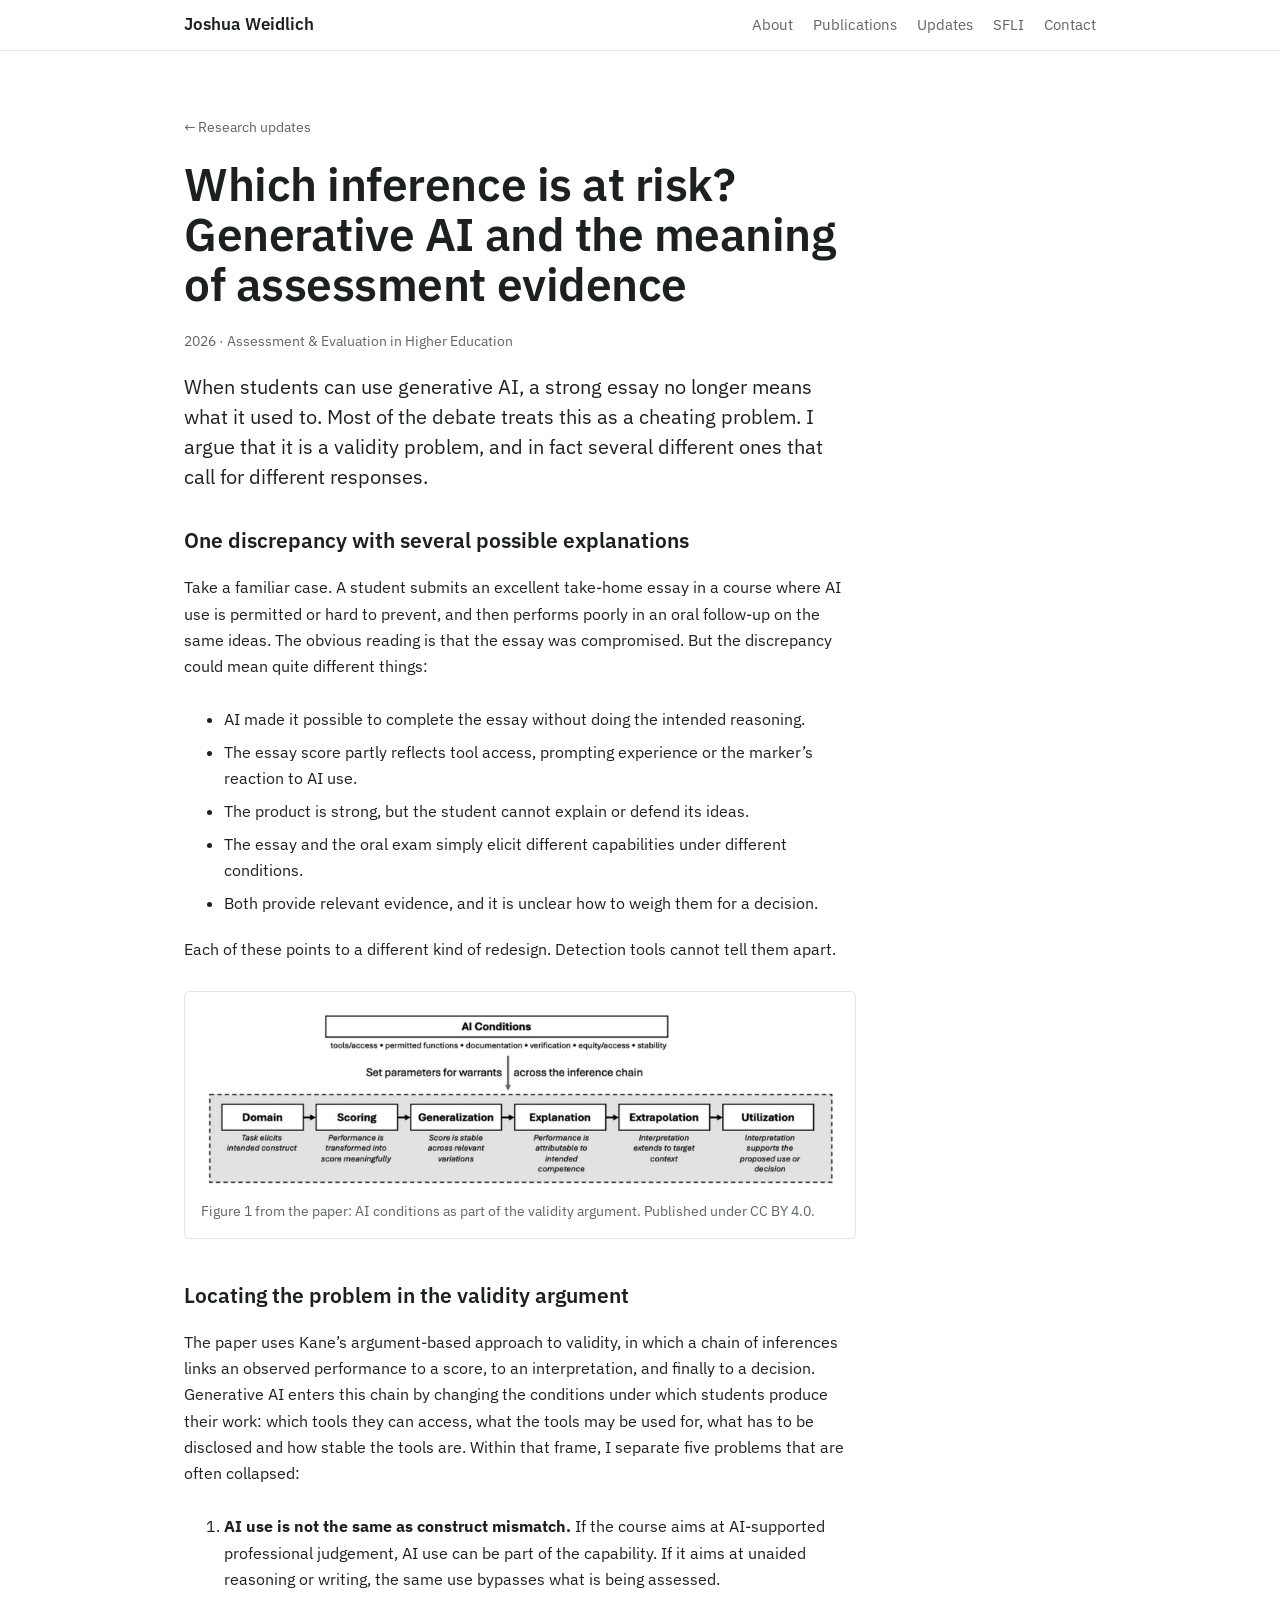
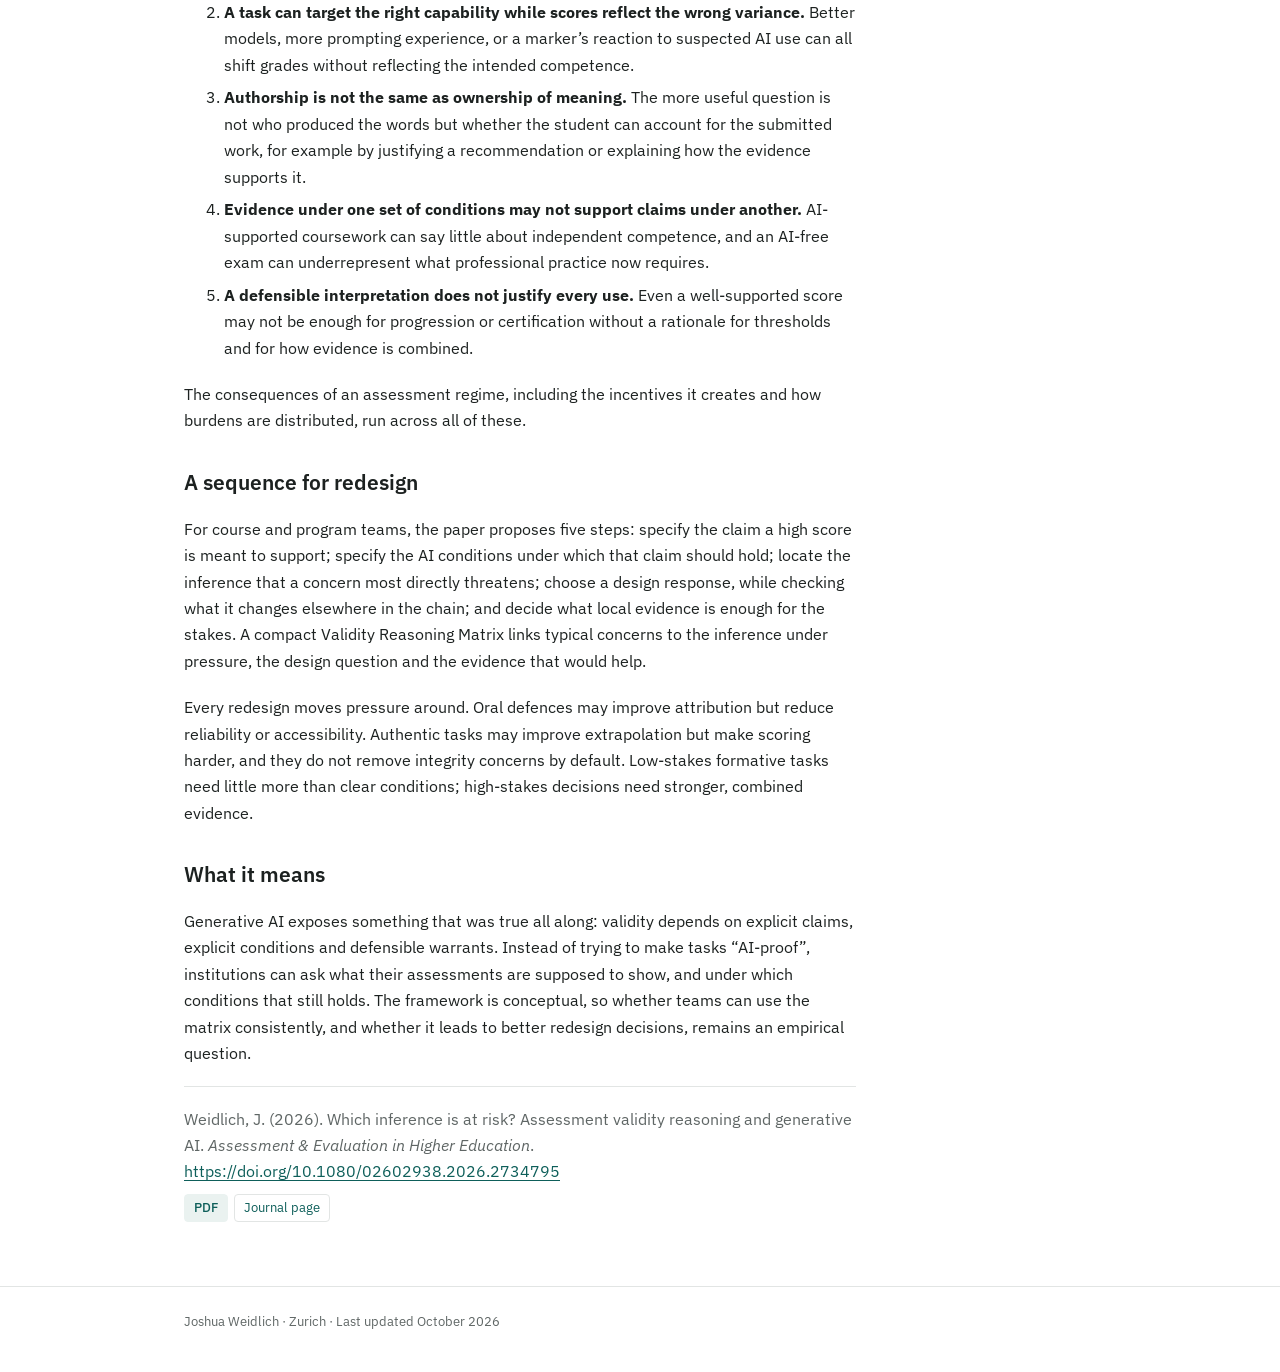
<file: updates/which-inference-is-at-risk.html>
<!doctype html>
<html lang="en">
<head>
<meta charset="utf-8">
<meta name="viewport" content="width=device-width, initial-scale=1">
<meta name="color-scheme" content="light dark">
<meta name="description" content="Generative AI changes what student work can be taken to mean. The paper separates five validity problems that tend to be lumped together as cheating, and proposes a way to reason through assessment redesign.">
<title>Which inference is at risk? Generative AI and the meaning of assessment evidence · Joshua Weidlich</title>
<link rel="preconnect" href="https://fonts.googleapis.com">
<link rel="preconnect" href="https://fonts.gstatic.com" crossorigin>
<link rel="stylesheet" href="https://fonts.googleapis.com/css2?family=IBM+Plex+Sans:ital,wght@0,400;0,500;0,600;0,700;1,400;1,500&display=swap">
<link rel="stylesheet" href="../style.css?v=2026-10-15a">
</head>
<body>
<header class="top">
  <div class="wrap">
    <a class="brand" href="../">Joshua Weidlich</a>
    <nav aria-label="Main">
      <a href="../#about">About</a>
      <a href="../#publications">Publications</a>
      <a href="../#updates">Updates</a>
      <a href="../sfli/">SFLI</a>
      <a href="../#contact">Contact</a>
    </nav>
  </div>
</header>
<main class="wrap">
<article class="post">
<p class="crumb"><a href="../#updates">← Research updates</a></p>
<h1>Which inference is at risk? Generative AI and the meaning of assessment evidence</h1>
<p class="byline">2026 · Assessment & Evaluation in Higher Education</p>
<p class="lede">When students can use generative AI, a strong essay no longer means what it used to. Most of the debate treats this as a cheating problem. I argue that it is a validity problem, and in fact several different ones that call for different responses.</p>
<h2>One discrepancy with several possible explanations</h2>
<p>Take a familiar case. A student submits an excellent take-home essay in a course where AI use is permitted or hard to prevent, and then performs poorly in an oral follow-up on the same ideas. The obvious reading is that the essay was compromised. But the discrepancy could mean quite different things:</p>
<ul>
<li>AI made it possible to complete the essay without doing the intended reasoning.</li>
<li>The essay score partly reflects tool access, prompting experience or the marker’s reaction to AI use.</li>
<li>The product is strong, but the student cannot explain or defend its ideas.</li>
<li>The essay and the oral exam simply elicit different capabilities under different conditions.</li>
<li>Both provide relevant evidence, and it is unclear how to weigh them for a decision.</li>
</ul>
<p>Each of these points to a different kind of redesign. Detection tools cannot tell them apart.</p>
<figure class="fig"><img src="../images/which-inference-is-at-risk.png" alt="Diagram of AI conditions setting parameters for six linked validity inferences: domain, scoring, generalization, explanation, extrapolation and utilization" onerror="this.closest('figure').hidden=true"><figcaption>Figure 1 from the paper: AI conditions as part of the validity argument. Published under CC BY 4.0.</figcaption></figure>
<h2>Locating the problem in the validity argument</h2>
<p>The paper uses Kane’s argument-based approach to validity, in which a chain of inferences links an observed performance to a score, to an interpretation, and finally to a decision. Generative AI enters this chain by changing the conditions under which students produce their work: which tools they can access, what the tools may be used for, what has to be disclosed and how stable the tools are. Within that frame, I separate five problems that are often collapsed:</p>
<ol>
<li><b>AI use is not the same as construct mismatch.</b> If the course aims at AI-supported professional judgement, AI use can be part of the capability. If it aims at unaided reasoning or writing, the same use bypasses what is being assessed.</li>
<li><b>A task can target the right capability while scores reflect the wrong variance.</b> Better models, more prompting experience, or a marker’s reaction to suspected AI use can all shift grades without reflecting the intended competence.</li>
<li><b>Authorship is not the same as ownership of meaning.</b> The more useful question is not who produced the words but whether the student can account for the submitted work, for example by justifying a recommendation or explaining how the evidence supports it.</li>
<li><b>Evidence under one set of conditions may not support claims under another.</b> AI-supported coursework can say little about independent competence, and an AI-free exam can underrepresent what professional practice now requires.</li>
<li><b>A defensible interpretation does not justify every use.</b> Even a well-supported score may not be enough for progression or certification without a rationale for thresholds and for how evidence is combined.</li>
</ol>
<p>The consequences of an assessment regime, including the incentives it creates and how burdens are distributed, run across all of these.</p>
<h2>A sequence for redesign</h2>
<p>For course and program teams, the paper proposes five steps: specify the claim a high score is meant to support; specify the AI conditions under which that claim should hold; locate the inference that a concern most directly threatens; choose a design response, while checking what it changes elsewhere in the chain; and decide what local evidence is enough for the stakes. A compact Validity Reasoning Matrix links typical concerns to the inference under pressure, the design question and the evidence that would help.</p>
<p>Every redesign moves pressure around. Oral defences may improve attribution but reduce reliability or accessibility. Authentic tasks may improve extrapolation but make scoring harder, and they do not remove integrity concerns by default. Low-stakes formative tasks need little more than clear conditions; high-stakes decisions need stronger, combined evidence.</p>
<h2>What it means</h2>
<p>Generative AI exposes something that was true all along: validity depends on explicit claims, explicit conditions and defensible warrants. Instead of trying to make tasks “AI-proof”, institutions can ask what their assessments are supposed to show, and under which conditions that still holds. The framework is conceptual, so whether teams can use the matrix consistently, and whether it leads to better redesign decisions, remains an empirical question.</p>
<div class="cite">
<p>Weidlich, J. (2026). Which inference is at risk? Assessment validity reasoning and generative AI. <i>Assessment &amp; Evaluation in Higher Education</i>. <a href="https://doi.org/10.1080/02602938.2026.2734795">https://doi.org/10.1080/02602938.2026.2734795</a></p>
<div class="acts"><a class="pdf" href="../pdfs/weidlich-2026-which-inference-is-at-risk.pdf">PDF</a><a href="https://doi.org/10.1080/02602938.2026.2734795">Journal page</a></div>
</div>
</article>
</main>
<footer><div class="wrap">Joshua Weidlich · Zurich · Last updated October 2026</div></footer>

</body>
</html>
</file>
<file: style.css>
html{-webkit-text-size-adjust:100%}body{margin:0}img{max-width:100%;height:auto}[hidden]{display:none!important}
/* Layout: an annotated manuscript. A narrow left margin carries the section labels,
   the wide column carries the text; the author's own name is marked with a highlighter. */
:root{
  --bg:#FFFFFF; --surface:#FFFFFF; --ink:#1C2120; --muted:#5F6665; --rule:#E2E5E4;
  --accent:#0E5F5A; --accent-soft:#EAF2F0; --hl:transparent; --figbg:#FFFFFF;
  --display:"IBM Plex Sans","Helvetica Neue",Arial,system-ui,sans-serif;
  --body:"IBM Plex Sans","Helvetica Neue",Arial,system-ui,sans-serif;
  --mono:"IBM Plex Sans","Helvetica Neue",Arial,system-ui,sans-serif;
}
@media (prefers-color-scheme: dark){
  :root:not([data-theme="light"]){
    --bg:#141616; --surface:#1B1E1E; --ink:#E7E9E8; --muted:#9DA4A2; --rule:#2D3231;
    --accent:#74D3C8; --accent-soft:#1A302D; --hl:rgba(255,229,103,.26); --figbg:#F3F6F5; color-scheme:dark;
  }
}
:root[data-theme="dark"]{
  --bg:#141616; --surface:#1B1E1E; --ink:#E7E9E8; --muted:#9DA4A2; --rule:#2D3231;
  --accent:#74D3C8; --accent-soft:#1A302D; --hl:rgba(255,229,103,.26); --figbg:#F3F6F5; color-scheme:dark;
}
*{box-sizing:border-box}
html{scroll-behavior:smooth}
@media (prefers-reduced-motion: reduce){html{scroll-behavior:auto}}
body{background:var(--bg);color:var(--ink);font-family:var(--body);font-size:1.0625rem;line-height:1.6}
a{color:var(--accent);text-underline-offset:.18em;text-decoration-thickness:1px}
a:hover{text-decoration-thickness:2px}
:focus-visible{outline:2px solid var(--accent);outline-offset:3px;border-radius:2px}
mark{background:var(--hl);color:inherit;padding:0 .18em;border-radius:2px}
.wrap{max-width:62rem;margin-inline:auto;padding-inline:clamp(16px,4vw,40px)}

/* header */
.top{position:sticky;top:env(safe-area-inset-top,0px);z-index:5;background:var(--bg);border-bottom:1px solid var(--rule)}
.top .wrap{display:flex;flex-wrap:wrap;align-items:baseline;justify-content:space-between;gap:.25rem 1.5rem;padding-block:.7rem}
.brand{font-family:var(--display);font-weight:700;font-size:1.05rem;color:var(--ink);text-decoration:none}
.top nav{display:flex;flex-wrap:wrap;gap:.25rem 1.25rem}
.top nav a{font-family:var(--mono);font-size:.78rem;letter-spacing:.06em;text-transform:uppercase;color:var(--muted);text-decoration:none}
.top nav a:hover{color:var(--accent)}

/* hero */
.hero{padding-block:clamp(2.5rem,7vw,5rem) clamp(2rem,5vw,3.5rem)}
.hero h1{font-family:var(--display);font-weight:700;font-size:clamp(2.6rem,8vw,4.75rem);line-height:.98;letter-spacing:-.02em;margin:0;text-wrap:balance}
.role{font-family:var(--display);font-weight:500;font-size:clamp(1.1rem,2.4vw,1.4rem);line-height:1.3;margin:1rem 0 0;max-width:34rem;text-wrap:balance}
.where{font-family:var(--mono);font-size:.82rem;color:var(--muted);margin:.6rem 0 0}

/* sections */
section{display:grid;grid-template-columns:9rem minmax(0,1fr);gap:1rem 2rem;padding-block:clamp(2rem,5vw,3.25rem);border-top:1px solid var(--rule);scroll-margin-top:4rem}
section > h2{font-family:var(--mono);font-weight:500;font-size:.78rem;letter-spacing:.1em;text-transform:uppercase;color:var(--muted);margin:.45rem 0 0}
.col{min-width:0;display:flex;flex-direction:column;gap:1.25rem}
.col p{margin:0;max-width:40rem}
.lede{font-size:1.2rem;line-height:1.5}
@media (max-width:720px){section{grid-template-columns:minmax(0,1fr)}section > h2{margin:0}}

.focus{list-style:none;margin:0;padding:0;display:flex;flex-wrap:wrap;gap:.5rem}
.focus li{font-family:var(--mono);font-size:.8rem;border:1px solid var(--rule);border-radius:999px;padding:.25rem .75rem;background:var(--surface)}
.links{list-style:none;margin:0;padding:0;display:grid;grid-template-columns:repeat(auto-fit,minmax(15rem,1fr));gap:0 2rem;max-width:44rem}
.links li{border-bottom:1px solid var(--rule)}
.links a{display:flex;justify-content:space-between;gap:1rem;padding:.7rem 0;text-decoration:none;color:var(--ink);font-family:var(--display);font-weight:500}
.links a span{font-family:var(--mono);font-size:.78rem;color:var(--muted);font-weight:400;white-space:nowrap}
.links a:hover{color:var(--accent)}

/* publications */
.tools{display:flex;flex-direction:column;gap:.75rem}
#pub-search{font:inherit;font-size:1rem;width:100%;max-width:26rem;padding:.55rem .8rem;border:1px solid var(--rule);border-radius:6px;background:var(--surface);color:var(--ink)}
#pub-search::placeholder{color:var(--muted)}
.chips{display:flex;flex-wrap:wrap;gap:.4rem}
.chip{font-family:var(--mono);font-size:.78rem;padding:.3rem .7rem;border-radius:999px;border:1px solid var(--rule);background:transparent;color:var(--ink);cursor:pointer}
.chip:hover{border-color:var(--accent)}
.chip[aria-pressed="true"]{background:var(--accent);border-color:var(--accent);color:var(--bg)}
.count{font-family:var(--mono);font-size:.78rem;color:var(--muted);margin:0}
.year{display:grid;grid-template-columns:3.5rem minmax(0,1fr);gap:0 1rem;border-top:1px solid var(--rule);padding-top:1rem}
.year h3{font-family:var(--mono);font-weight:500;font-size:.9rem;margin:.2rem 0 0;color:var(--accent);font-variant-numeric:tabular-nums}
.year ol{list-style:none;margin:0;padding:0;display:flex;flex-direction:column;gap:1.4rem;min-width:0}
@media (max-width:480px){.year{grid-template-columns:minmax(0,1fr);gap:.6rem}}
.pub{max-width:42rem;overflow-wrap:anywhere}
.pub .t{font-family:var(--display);font-weight:500;font-size:1.08rem;line-height:1.3;margin:0;text-wrap:balance}
.pub .t a{color:var(--ink);text-decoration:none}
.pub .t a:hover{color:var(--accent);text-decoration:underline}
.pub .a{margin:.3rem 0 0;font-size:.98rem;color:var(--muted)}
.pub .a mark{color:var(--ink)}
.pub .v{margin:.1rem 0 0;font-size:.98rem}
.acts{display:flex;flex-wrap:wrap;gap:.4rem;margin-top:.55rem}
.acts a,.tag{font-family:var(--mono);font-size:.74rem;letter-spacing:.03em;padding:.15rem .55rem;border-radius:4px;text-decoration:none}
.acts a{border:1px solid var(--rule);color:var(--accent)}
.acts a:hover{border-color:var(--accent)}
.acts a.pdf{background:var(--accent-soft);border-color:var(--accent-soft);font-weight:500}
.tag{color:var(--muted);padding-inline:0}
.empty{display:flex;flex-wrap:wrap;align-items:center;gap:.75rem;border-top:1px solid var(--rule);padding-top:1rem}
.empty p{margin:0}

/* news */
.news{list-style:none;margin:0;padding:0;display:flex;flex-direction:column}
.news li{display:grid;grid-template-columns:7.5rem minmax(0,1fr);gap:.2rem 1rem;padding:.9rem 0;border-top:1px solid var(--rule)}
.news li:first-child{border-top:0;padding-top:0}
.news time{font-family:var(--mono);font-size:.78rem;color:var(--muted);padding-top:.25rem;font-variant-numeric:tabular-nums}
.news h3{font-family:var(--display);font-weight:500;font-size:1.08rem;line-height:1.3;margin:0}
.news h3 a{color:var(--ink);text-decoration:none}
.news h3 a:hover{color:var(--accent);text-decoration:underline}
.news p{margin:.2rem 0 0;font-size:.98rem;color:var(--muted)}
@media (max-width:480px){.news li{grid-template-columns:minmax(0,1fr)}}

footer{border-top:1px solid var(--rule);padding-block:1.5rem 2.5rem;font-family:var(--mono);font-size:.76rem;color:var(--muted)}

/* contact line */
.mail{font-family:var(--mono);font-size:.95rem}

/* research updates and SFLI page */
.crumb{font-family:var(--mono);font-size:.78rem;letter-spacing:.06em;text-transform:uppercase;margin:0}
.crumb a{color:var(--muted);text-decoration:none}
.crumb a:hover{color:var(--accent)}
.post{max-width:42rem;padding-block:clamp(2rem,6vw,4rem);display:flex;flex-direction:column;gap:1.25rem}
.post h1{font-family:var(--display);font-weight:700;font-size:clamp(1.9rem,5vw,2.9rem);line-height:1.08;letter-spacing:-.015em;margin:0;text-wrap:balance}
.post h2{font-family:var(--display);font-weight:700;font-size:1.3rem;line-height:1.25;margin:1rem 0 0;text-wrap:balance}
.post p,.post ul,.post ol{margin:0}
.post li{margin-top:.4rem}
.post .lede{font-size:1.25rem;line-height:1.5}
.byline{font-family:var(--mono);font-size:.8rem;color:var(--muted);margin:0;line-height:1.6}
.cite{border-top:1px solid var(--rule);padding-top:1.25rem;font-size:.98rem;color:var(--muted)}
blockquote{max-width:40rem;margin:0;padding:.2rem 0 .2rem 1.1rem;border-left:3px solid var(--hl);font-size:1.15rem;line-height:1.5}
blockquote footer{border:0;padding:.4rem 0 0;font-family:var(--body);font-size:.95rem;color:var(--muted)}
.fig{margin:.5rem 0;border:1px solid var(--rule);border-radius:6px;background:var(--figbg);padding:1rem}
.fig img{display:block;margin-inline:auto;border-radius:2px}
.fig figcaption{font-size:.9rem;color:var(--muted);margin-top:.8rem;line-height:1.45}
.bars{display:flex;flex-direction:column;gap:.9rem}
.bar .lab{display:flex;justify-content:space-between;gap:1rem;font-size:.95rem;line-height:1.3}
.bar .lab b{font-family:var(--mono);font-weight:500;font-size:.85rem;white-space:nowrap;font-variant-numeric:tabular-nums}
.bar .track{height:.7rem;background:var(--accent-soft);border-radius:2px;margin-top:.3rem}
.bar .fill{height:100%;background:var(--accent);border-radius:2px}
.bar.key .lab{font-weight:600}
.facts{list-style:none;margin:0;padding:0;display:grid;grid-template-columns:repeat(auto-fit,minmax(8.5rem,1fr));gap:1rem 1.5rem;max-width:40rem}
.facts b{display:block;font-family:var(--display);font-weight:700;font-size:2rem;line-height:1.1}
.facts span{font-family:var(--mono);font-size:.78rem;color:var(--muted)}
.dl{list-style:none;margin:0;padding:0;max-width:40rem}
.dl li{border-bottom:1px solid var(--rule)}
.dl li:first-child{border-top:1px solid var(--rule)}
.dl a{display:flex;justify-content:space-between;align-items:baseline;gap:1rem;padding:.75rem 0;text-decoration:none;color:var(--ink);font-family:var(--display);font-weight:500}
.dl a span{font-family:var(--mono);font-size:.76rem;color:var(--accent);font-weight:500;white-space:nowrap}
.dl a:hover{color:var(--accent)}
.sub{font-family:var(--display);font-weight:700;font-size:1.1rem;margin:.5rem 0 0}
.others{list-style:none;margin:0;padding:0;display:flex;flex-direction:column;gap:1rem;max-width:40rem}
.others p{margin:0}
.others a{font-family:var(--mono);font-size:.8rem;overflow-wrap:anywhere}
.hero.small h1{font-size:clamp(2rem,6vw,3.4rem)}


/* portrait in the home page header */
.hero.with-portrait{display:grid;grid-template-columns:minmax(0,1fr) auto;gap:1.5rem 2.5rem;align-items:end}
.portrait{margin:0;width:clamp(170px,22vw,240px)}
.portrait img{display:block;width:100%;height:auto;border-radius:6px}
.portrait figcaption{font-family:var(--mono);font-size:.68rem;color:var(--muted);margin-top:.4rem}
@media (max-width:640px){.hero.with-portrait{grid-template-columns:minmax(0,1fr)}.portrait{order:-1;width:150px}}

/* 2026-10 refresh: one typeface (as in the CV), white paper, quieter labels */
body{font-size:1rem;line-height:1.65}
.top nav a{text-transform:none;letter-spacing:0;font-size:.95rem}
.brand{font-weight:600}
.hero h1{font-weight:600;font-size:clamp(2.1rem,5vw,3rem);letter-spacing:-.01em;line-height:1.1}
.role{font-weight:400}
.where{font-size:.95rem}
section > h2{text-transform:none;letter-spacing:0;font-size:1rem;font-weight:600;color:var(--ink);margin-top:.15rem}
.lede{font-size:1.125rem}
mark{background:none;padding:0;font-weight:600}
.pub .t{font-weight:500;font-size:1.02rem}
.pub .a,.pub .v{font-size:.94rem}
.acts a,.tag{letter-spacing:0;font-size:.8rem}
.chip{border-radius:4px;font-size:.85rem}
.focus li{border-radius:4px;font-size:.85rem}
.count{font-size:.85rem}
.year h3{font-weight:600;font-size:.95rem}
.news time{font-size:.85rem}
.news h3,.links a,.dl a{font-weight:500}
.crumb{text-transform:none;letter-spacing:0;font-size:.9rem}
.post h1{font-weight:600;letter-spacing:-.01em}
.post h2,.sub,.facts b{font-weight:600}
.byline{font-size:.9rem}
.portrait figcaption{font-size:.72rem}
footer{font-size:.82rem}
</file>
